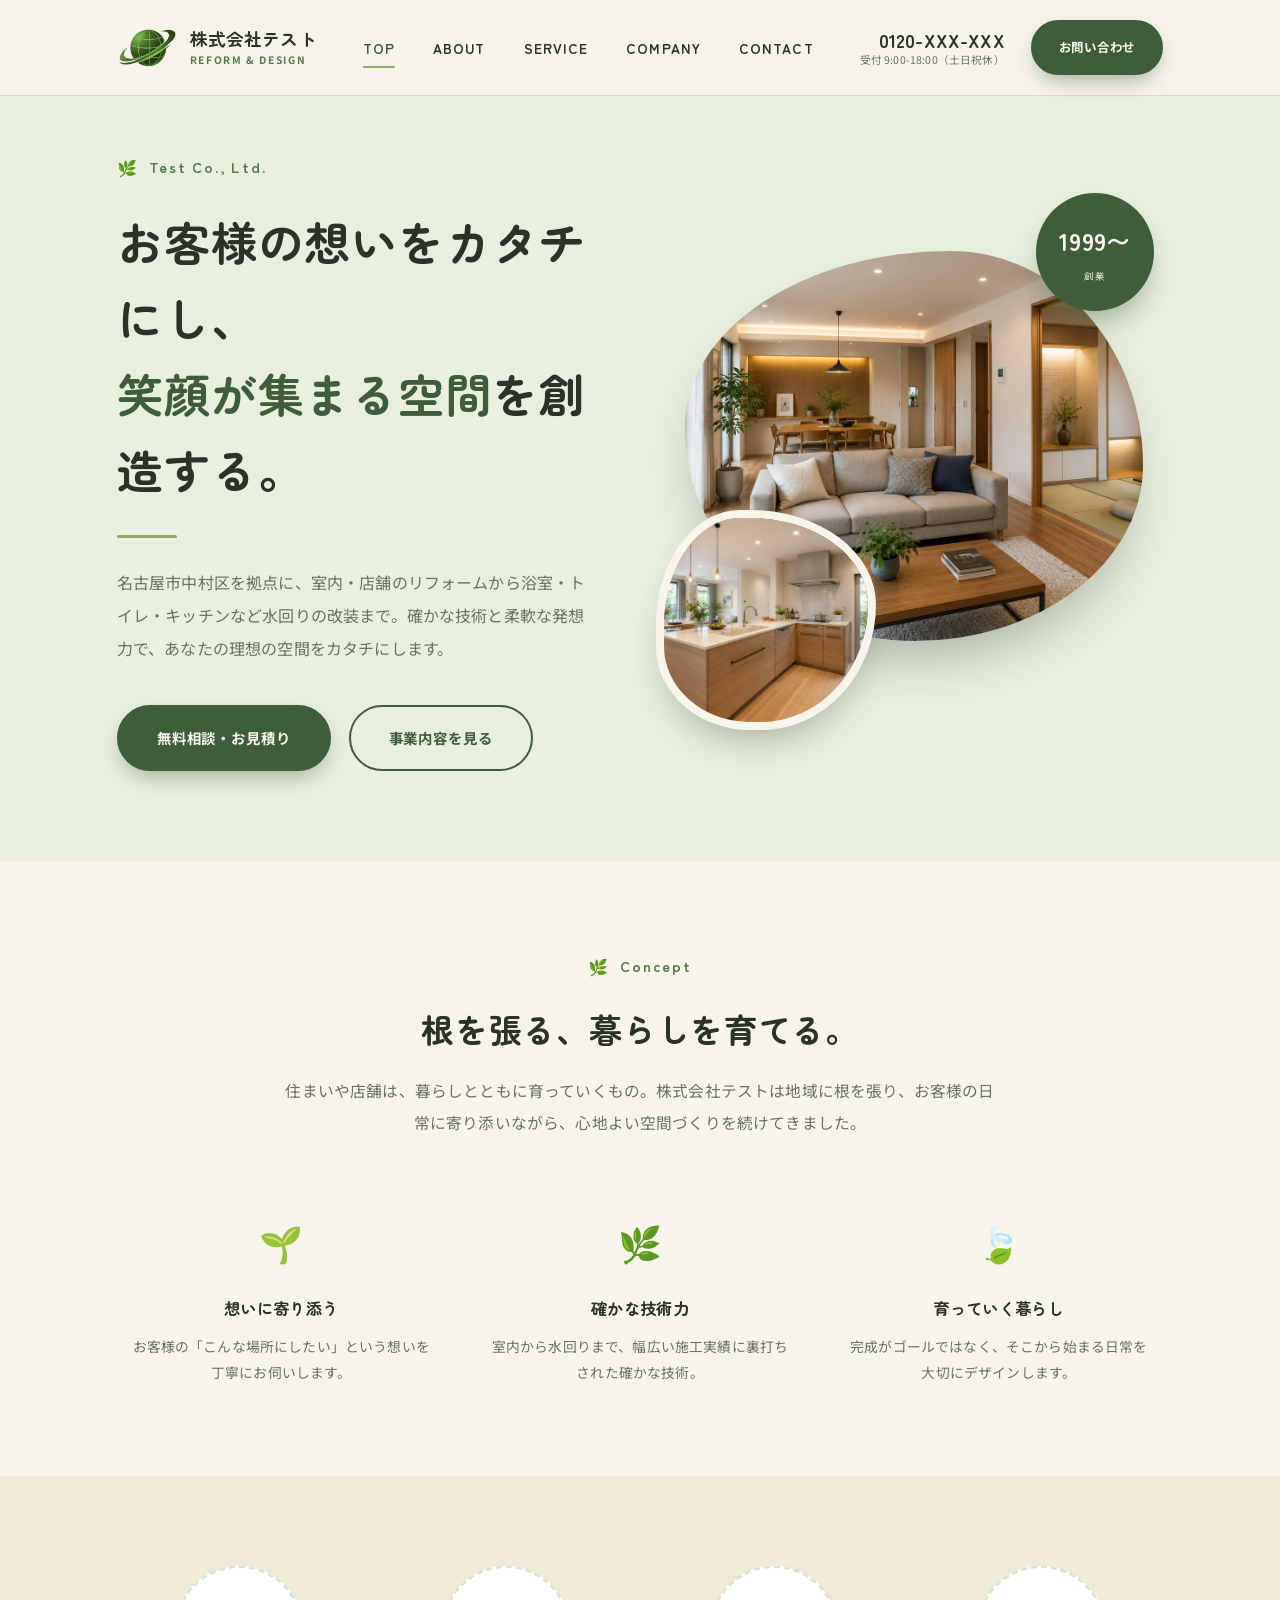
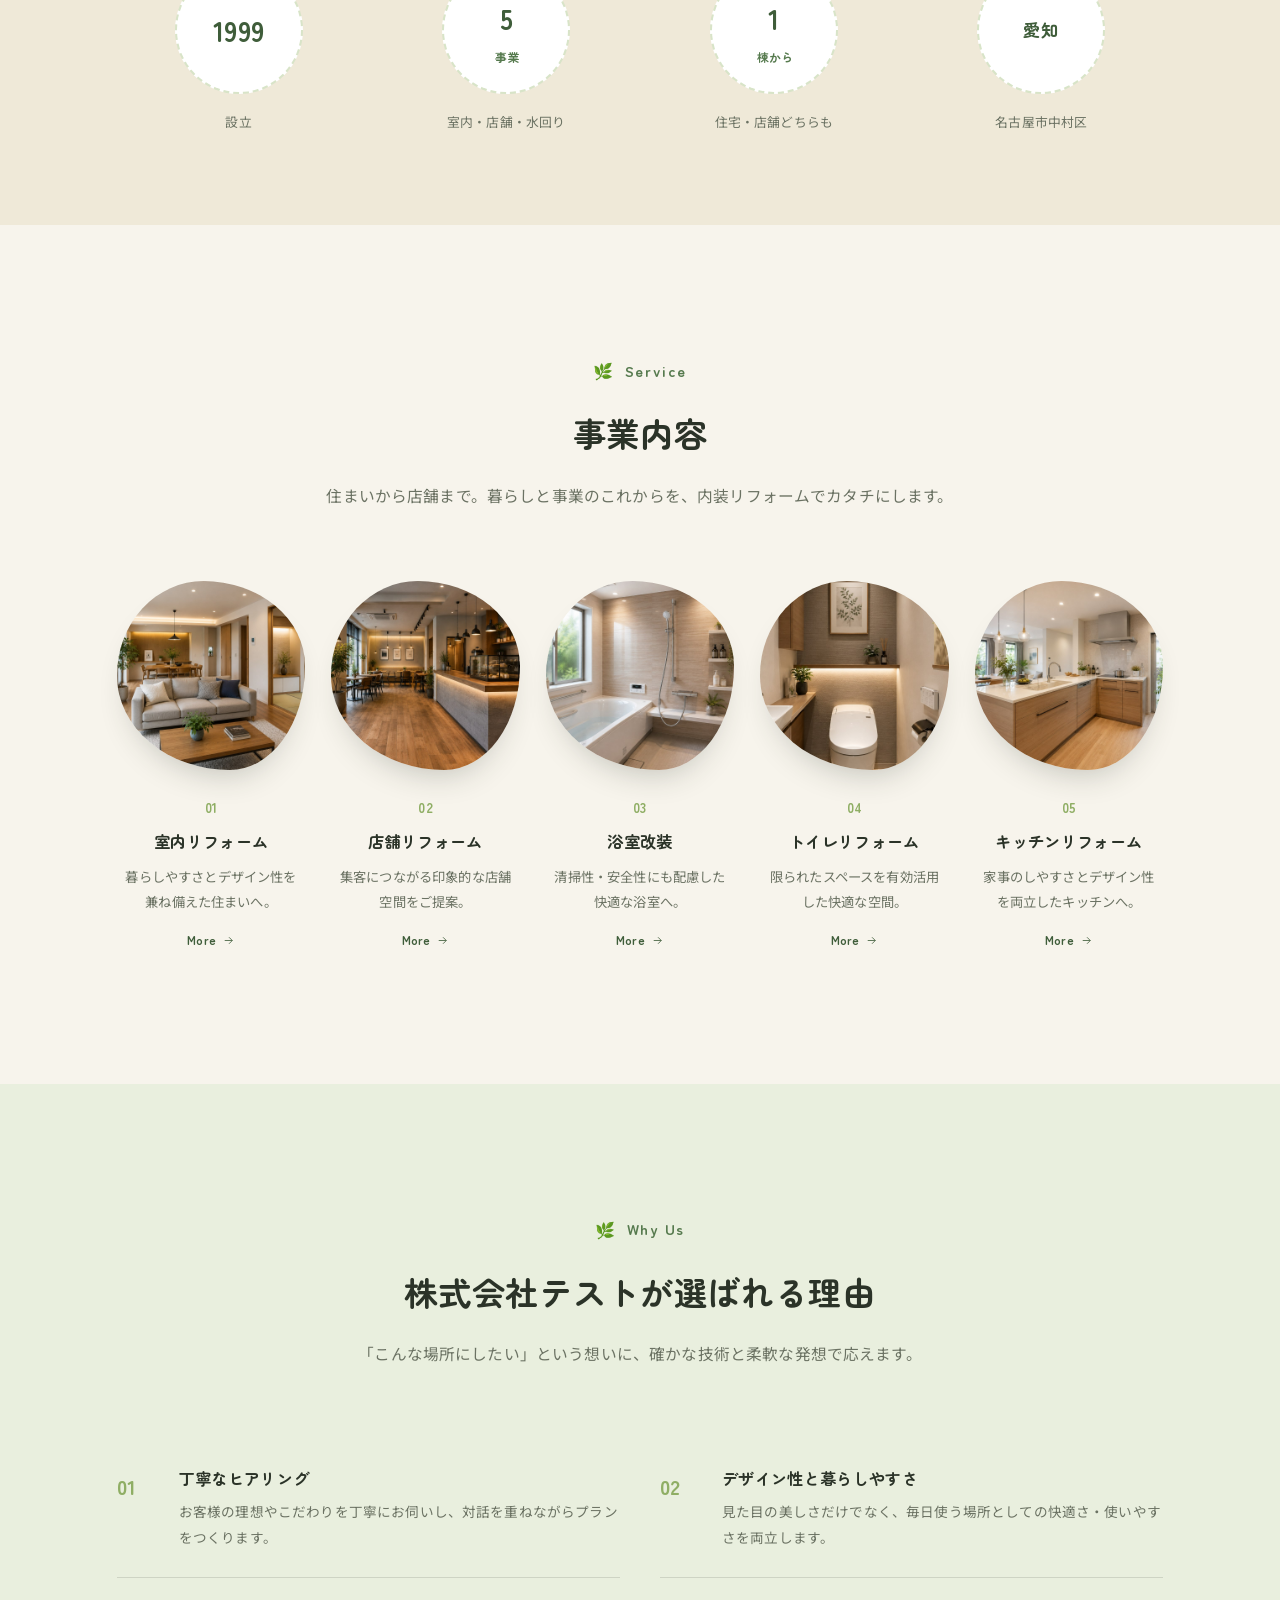
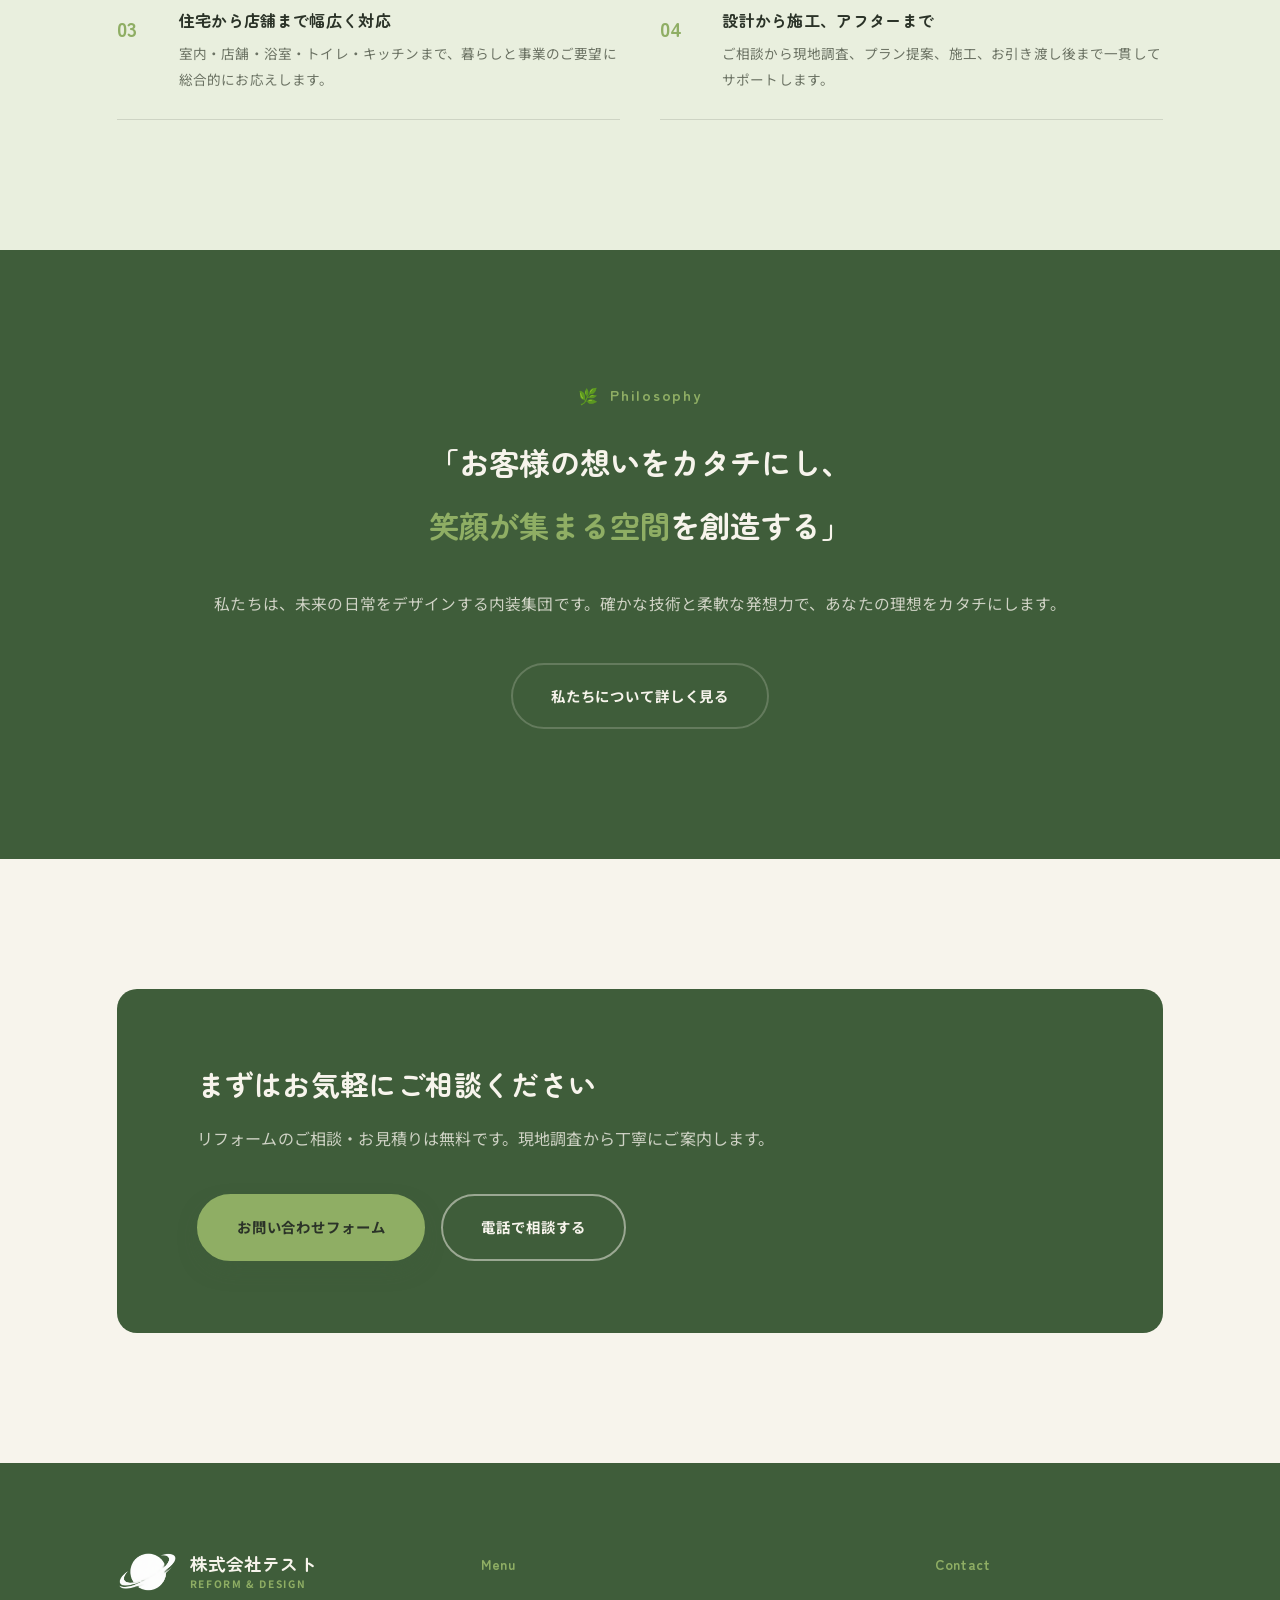
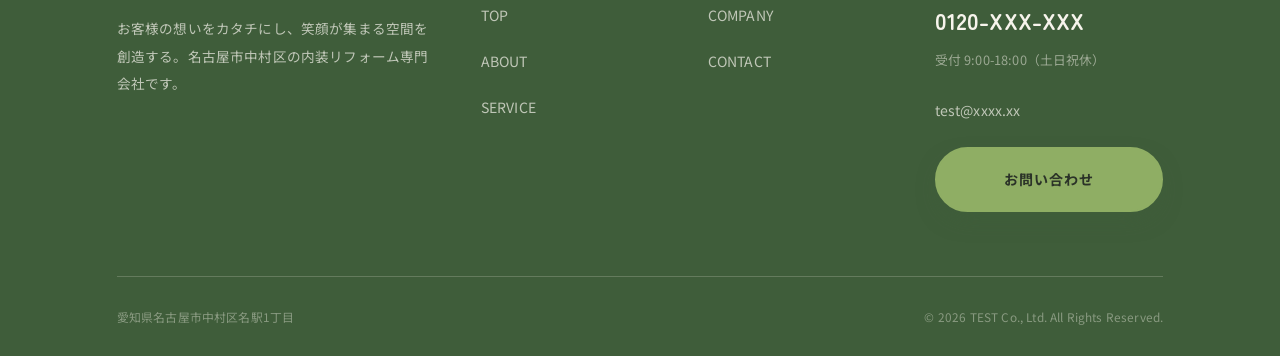
<file: index.html>
<!DOCTYPE html>
<html lang="ja">
<head>
<meta charset="UTF-8">
<meta name="viewport" content="width=device-width, initial-scale=1.0">
<title>株式会社テスト｜名古屋市中村区の室内・店舗リフォーム専門会社</title>
<meta name="description" content="名古屋市中村区の株式会社テストは、室内リフォーム・店舗リフォーム・浴室/トイレ/キッチンなど水回りリフォームを手がける内装のプロ集団です。お客様の想いをカタチにし、笑顔が集まる空間を創造します。">
<link rel="canonical" href="https://www.test-corp.example.jp/">
<meta property="og:type" content="website">
<meta property="og:title" content="株式会社テスト｜名古屋市中村区の室内・店舗リフォーム専門会社">
<meta property="og:description" content="お客様の想いをカタチにし、笑顔が集まる空間を創造する。名古屋市中村区の内装リフォーム専門会社、株式会社テストの公式サイトです。">
<meta property="og:locale" content="ja_JP">
<link rel="icon" href="images/favicon-32.png" sizes="32x32">
<link rel="apple-touch-icon" href="images/apple-touch-icon.png">
<link rel="preconnect" href="https://fonts.googleapis.com">
<link rel="preconnect" href="https://fonts.gstatic.com" crossorigin>
<link href="https://fonts.googleapis.com/css2?family=Zen+Maru+Gothic:wght@500;700;900&family=Noto+Sans+JP:wght@300;400;500;700&display=swap" rel="stylesheet">
<link rel="stylesheet" href="css/style.css">
</head>
<body>

<header class="site-header">
  <div class="container">
    <a href="index.html" class="brand">
      <img src="images/logo-icon-gold.png" alt="株式会社テスト ロゴ">
      <span class="brand-name">株式会社テスト<small>REFORM &amp; DESIGN</small></span>
    </a>
    <nav class="gnav pc-only">
      <ul class="gnav-list">
        <li><a href="index.html" class="is-active">TOP</a></li>
        <li><a href="about.html">ABOUT</a></li>
        <li><a href="service.html">SERVICE</a></li>
        <li><a href="company.html">COMPANY</a></li>
        <li><a href="contact.html">CONTACT</a></li>
      </ul>
    </nav>
    <div class="header-cta pc-only">
      <div class="header-tel">
        <span class="num">0120-XXX-XXX</span>
        <span class="hours">受付 9:00-18:00（土日祝休）</span>
      </div>
      <a href="contact.html" class="btn btn--primary">お問い合わせ</a>
    </div>
    <button class="nav-toggle" aria-label="メニューを開く" aria-expanded="false"><span></span></button>
  </div>
</header>

<div class="mobile-nav">
  <ul class="mobile-nav-list">
    <li><a href="index.html">TOP</a></li>
    <li><a href="about.html">ABOUT</a></li>
    <li><a href="service.html">SERVICE</a></li>
    <li><a href="company.html">COMPANY</a></li>
    <li><a href="contact.html">CONTACT</a></li>
  </ul>
  <div class="mobile-nav-foot">
    <div class="header-tel">
      <span class="num">0120-XXX-XXX</span>
      <span class="hours">受付 9:00-18:00（土日祝休）</span>
    </div>
    <a href="contact.html" class="btn btn--outline">お問い合わせはこちら</a>
  </div>
</div>

<!-- ============ HERO（コラージュ型） ============ -->
<section class="hero">
  <div class="container hero-grid">
    <div>
      <p class="eyebrow reveal">Test Co., Ltd.</p>
      <h1 class="reveal">お客様の想いをカタチにし、<br><span>笑顔が集まる空間</span>を創造する。</h1>
      <div class="hero-rule reveal reveal-delay-1"></div>
      <p class="lead reveal reveal-delay-1">名古屋市中村区を拠点に、室内・店舗のリフォームから浴室・トイレ・キッチンなど水回りの改装まで。確かな技術と柔軟な発想力で、あなたの理想の空間をカタチにします。</p>
      <div class="hero-actions reveal reveal-delay-2">
        <a href="contact.html" class="btn btn--primary">無料相談・お見積り</a>
        <a href="service.html" class="btn btn--outline">事業内容を見る</a>
      </div>
    </div>
    <div class="hero-collage reveal reveal-delay-1">
      <div class="ph-main"><img src="images/photos/photo-room.jpg" alt="株式会社テストが手がけたリビングの施工事例"></div>
      <div class="ph-accent"><img src="images/photos/photo-kitchen.jpg" alt="株式会社テストが手がけたキッチンの施工事例"></div>
      <div class="hero-badge"><strong>1999〜</strong><span>創業</span></div>
    </div>
  </div>
</section>

<!-- ============ CONCEPT 3カラム ============ -->
<section class="section section--sm">
  <div class="container">
    <div class="section-head reveal">
      <p class="eyebrow">Concept</p>
      <h2 class="section-title">根を張る、暮らしを育てる。</h2>
      <p class="section-lead">住まいや店舗は、暮らしとともに育っていくもの。株式会社テストは地域に根を張り、お客様の日常に寄り添いながら、心地よい空間づくりを続けてきました。</p>
    </div>
    <div class="concept-cols">
      <div class="concept-col reveal">
        <div class="ico">🌱</div>
        <h3>想いに寄り添う</h3>
        <p>お客様の「こんな場所にしたい」という想いを丁寧にお伺いします。</p>
      </div>
      <div class="concept-col reveal reveal-delay-1">
        <div class="ico">🌿</div>
        <h3>確かな技術力</h3>
        <p>室内から水回りまで、幅広い施工実績に裏打ちされた確かな技術。</p>
      </div>
      <div class="concept-col reveal reveal-delay-2">
        <div class="ico">🍃</div>
        <h3>育っていく暮らし</h3>
        <p>完成がゴールではなく、そこから始まる日常を大切にデザインします。</p>
      </div>
    </div>
  </div>
</section>

<!-- ============ STATS（円形バッジ） ============ -->
<section class="section section--sm section--cream-deep">
  <div class="container">
    <div class="stat-badges reveal">
      <div class="stat-badge">
        <div class="circle"><span class="num-big">1999</span></div>
        <div class="stat-badge-label">設立</div>
      </div>
      <div class="stat-badge">
        <div class="circle"><span class="num-big">5</span><span class="unit">事業</span></div>
        <div class="stat-badge-label">室内・店舗・水回り</div>
      </div>
      <div class="stat-badge">
        <div class="circle"><span class="num-big">1</span><span class="unit">棟から</span></div>
        <div class="stat-badge-label">住宅・店舗どちらも</div>
      </div>
      <div class="stat-badge">
        <div class="circle" style="font-size:1.1rem;">愛知</div>
        <div class="stat-badge-label">名古屋市中村区</div>
      </div>
    </div>
  </div>
</section>

<!-- ============ SERVICE DIGEST ============ -->
<section class="section" id="service">
  <div class="container">
    <div class="section-head reveal">
      <p class="eyebrow">Service</p>
      <h2 class="section-title">事業内容</h2>
      <p class="section-lead">住まいから店舗まで。暮らしと事業のこれからを、内装リフォームでカタチにします。</p>
    </div>
    <div class="grid grid--5">
      <div class="tile reveal">
        <div class="tile-media"><img src="images/photos/photo-room.jpg" alt="室内リフォームのイメージ"></div>
        <div class="tile-body">
          <div class="tile-num">01</div>
          <h3 class="tile-title">室内リフォーム</h3>
          <p class="tile-text">暮らしやすさとデザイン性を兼ね備えた住まいへ。</p>
          <a href="service.html#room" class="tile-link">More
            <svg viewBox="0 0 24 24" fill="none" stroke="currentColor" stroke-width="1.5"><path d="M5 12h14M13 6l6 6-6 6"/></svg>
          </a>
        </div>
      </div>
      <div class="tile reveal reveal-delay-1">
        <div class="tile-media"><img src="images/photos/photo-shop.jpg" alt="店舗リフォームのイメージ"></div>
        <div class="tile-body">
          <div class="tile-num">02</div>
          <h3 class="tile-title">店舗リフォーム</h3>
          <p class="tile-text">集客につながる印象的な店舗空間をご提案。</p>
          <a href="service.html#shop" class="tile-link">More
            <svg viewBox="0 0 24 24" fill="none" stroke="currentColor" stroke-width="1.5"><path d="M5 12h14M13 6l6 6-6 6"/></svg>
          </a>
        </div>
      </div>
      <div class="tile reveal reveal-delay-2">
        <div class="tile-media"><img src="images/photos/photo-bath.jpg" alt="浴室改装のイメージ"></div>
        <div class="tile-body">
          <div class="tile-num">03</div>
          <h3 class="tile-title">浴室改装</h3>
          <p class="tile-text">清掃性・安全性にも配慮した快適な浴室へ。</p>
          <a href="service.html#bath" class="tile-link">More
            <svg viewBox="0 0 24 24" fill="none" stroke="currentColor" stroke-width="1.5"><path d="M5 12h14M13 6l6 6-6 6"/></svg>
          </a>
        </div>
      </div>
      <div class="tile reveal reveal-delay-3">
        <div class="tile-media"><img src="images/photos/photo-toilet.jpg" alt="トイレリフォームのイメージ"></div>
        <div class="tile-body">
          <div class="tile-num">04</div>
          <h3 class="tile-title">トイレリフォーム</h3>
          <p class="tile-text">限られたスペースを有効活用した快適な空間。</p>
          <a href="service.html#toilet" class="tile-link">More
            <svg viewBox="0 0 24 24" fill="none" stroke="currentColor" stroke-width="1.5"><path d="M5 12h14M13 6l6 6-6 6"/></svg>
          </a>
        </div>
      </div>
      <div class="tile reveal reveal-delay-4">
        <div class="tile-media"><img src="images/photos/photo-kitchen.jpg" alt="キッチンリフォームのイメージ"></div>
        <div class="tile-body">
          <div class="tile-num">05</div>
          <h3 class="tile-title">キッチンリフォーム</h3>
          <p class="tile-text">家事のしやすさとデザイン性を両立したキッチンへ。</p>
          <a href="service.html#kitchen" class="tile-link">More
            <svg viewBox="0 0 24 24" fill="none" stroke="currentColor" stroke-width="1.5"><path d="M5 12h14M13 6l6 6-6 6"/></svg>
          </a>
        </div>
      </div>
    </div>
  </div>
</section>

<!-- ============ WHY CHOOSE US（チェックリスト） ============ -->
<section class="section section--sage">
  <div class="container">
    <div class="section-head reveal">
      <p class="eyebrow">Why Us</p>
      <h2 class="section-title">株式会社テストが選ばれる理由</h2>
      <p class="section-lead">「こんな場所にしたい」という想いに、確かな技術と柔軟な発想で応えます。</p>
    </div>
    <div class="checklist">
      <div class="checklist-item reveal">
        <div class="num">01</div>
        <div>
          <h3>丁寧なヒアリング</h3>
          <p>お客様の理想やこだわりを丁寧にお伺いし、対話を重ねながらプランをつくります。</p>
        </div>
      </div>
      <div class="checklist-item reveal reveal-delay-1">
        <div class="num">02</div>
        <div>
          <h3>デザイン性と暮らしやすさ</h3>
          <p>見た目の美しさだけでなく、毎日使う場所としての快適さ・使いやすさを両立します。</p>
        </div>
      </div>
      <div class="checklist-item reveal reveal-delay-2">
        <div class="num">03</div>
        <div>
          <h3>住宅から店舗まで幅広く対応</h3>
          <p>室内・店舗・浴室・トイレ・キッチンまで、暮らしと事業のご要望に総合的にお応えします。</p>
        </div>
      </div>
      <div class="checklist-item reveal reveal-delay-3">
        <div class="num">04</div>
        <div>
          <h3>設計から施工、アフターまで</h3>
          <p>ご相談から現地調査、プラン提案、施工、お引き渡し後まで一貫してサポートします。</p>
        </div>
      </div>
    </div>
  </div>
</section>

<!-- ============ PHILOSOPHY ============ -->
<section class="section section--ink">
  <div class="container">
    <div class="philosophy reveal">
      <p class="eyebrow" style="justify-content:center;">Philosophy</p>
      <p class="philosophy-quote">「お客様の想いをカタチにし、<br><span>笑顔が集まる空間</span>を創造する」</p>
      <p class="section-lead" style="margin-top:32px;">私たちは、未来の日常をデザインする内装集団です。確かな技術と柔軟な発想力で、あなたの理想をカタチにします。</p>
      <div style="margin-top:44px;">
        <a href="about.html" class="btn btn--outline">私たちについて詳しく見る</a>
      </div>
    </div>
  </div>
</section>

<!-- ============ CTA ============ -->
<section class="section">
  <div class="container">
    <div class="cta-band reveal">
      <div>
        <h2>まずはお気軽にご相談ください</h2>
        <p>リフォームのご相談・お見積りは無料です。現地調査から丁寧にご案内します。</p>
      </div>
      <div class="cta-band-actions">
        <a href="contact.html" class="btn btn--primary">お問い合わせフォーム</a>
        <a href="tel:0120XXXXXX" class="btn btn--outline">電話で相談する</a>
      </div>
    </div>
  </div>
</section>

<footer class="site-footer">
  <div class="container">
    <div class="footer-top">
      <div class="footer-brand">
        <a href="index.html" class="brand">
          <img src="images/logo-icon-cream.png" alt="株式会社テスト ロゴ">
          <span class="brand-name">株式会社テスト<small>REFORM &amp; DESIGN</small></span>
        </a>
        <p>お客様の想いをカタチにし、笑顔が集まる空間を創造する。名古屋市中村区の内装リフォーム専門会社です。</p>
      </div>
      <div class="footer-col">
        <h4>Menu</h4>
        <ul>
          <li><a href="index.html">TOP</a></li>
          <li><a href="about.html">ABOUT</a></li>
          <li><a href="service.html">SERVICE</a></li>
        </ul>
      </div>
      <div class="footer-col">
        <h4>&nbsp;</h4>
        <ul>
          <li><a href="company.html">COMPANY</a></li>
          <li><a href="contact.html">CONTACT</a></li>
        </ul>
      </div>
      <div class="footer-col footer-contact">
        <h4>Contact</h4>
        <a href="tel:0120XXXXXX" class="contact-tel">0120-XXX-XXX</a>
        <p class="hours">受付 9:00-18:00（土日祝休）</p>
        <p style="margin:12px 0 22px; font-size:0.85rem;"><a href="mailto:test@xxxx.xx">test@xxxx.xx</a></p>
        <a href="contact.html" class="btn btn--primary btn--block">お問い合わせ</a>
      </div>
    </div>
    <div class="footer-bottom">
      <span>愛知県名古屋市中村区名駅1丁目</span>
      <span>&copy; 2026 TEST Co., Ltd. All Rights Reserved.</span>
    </div>
  </div>
</footer>

<div class="mobile-fab">
  <a href="tel:0120XXXXXX">
    <svg viewBox="0 0 24 24" fill="none" stroke="currentColor" stroke-width="1.5"><path d="M22 16.92v3a2 2 0 0 1-2.18 2 19.79 19.79 0 0 1-8.63-3.07 19.5 19.5 0 0 1-6-6 19.79 19.79 0 0 1-3.07-8.67A2 2 0 0 1 4.11 2h3a2 2 0 0 1 2 1.72c.127.96.361 1.903.7 2.81a2 2 0 0 1-.45 2.11L8.09 9.91a16 16 0 0 0 6 6l1.27-1.27a2 2 0 0 1 2.11-.45c.907.339 1.85.573 2.81.7A2 2 0 0 1 22 16.92z"/></svg>
    電話
  </a>
  <a href="contact.html">
    <svg viewBox="0 0 24 24" fill="none" stroke="currentColor" stroke-width="1.5"><path d="M22 6l-10 7L2 6"/><path d="M2 6h20v12H2z"/></svg>
    お問い合わせ
  </a>
</div>

<script src="js/main.js"></script>
</body>
</html>
</file>
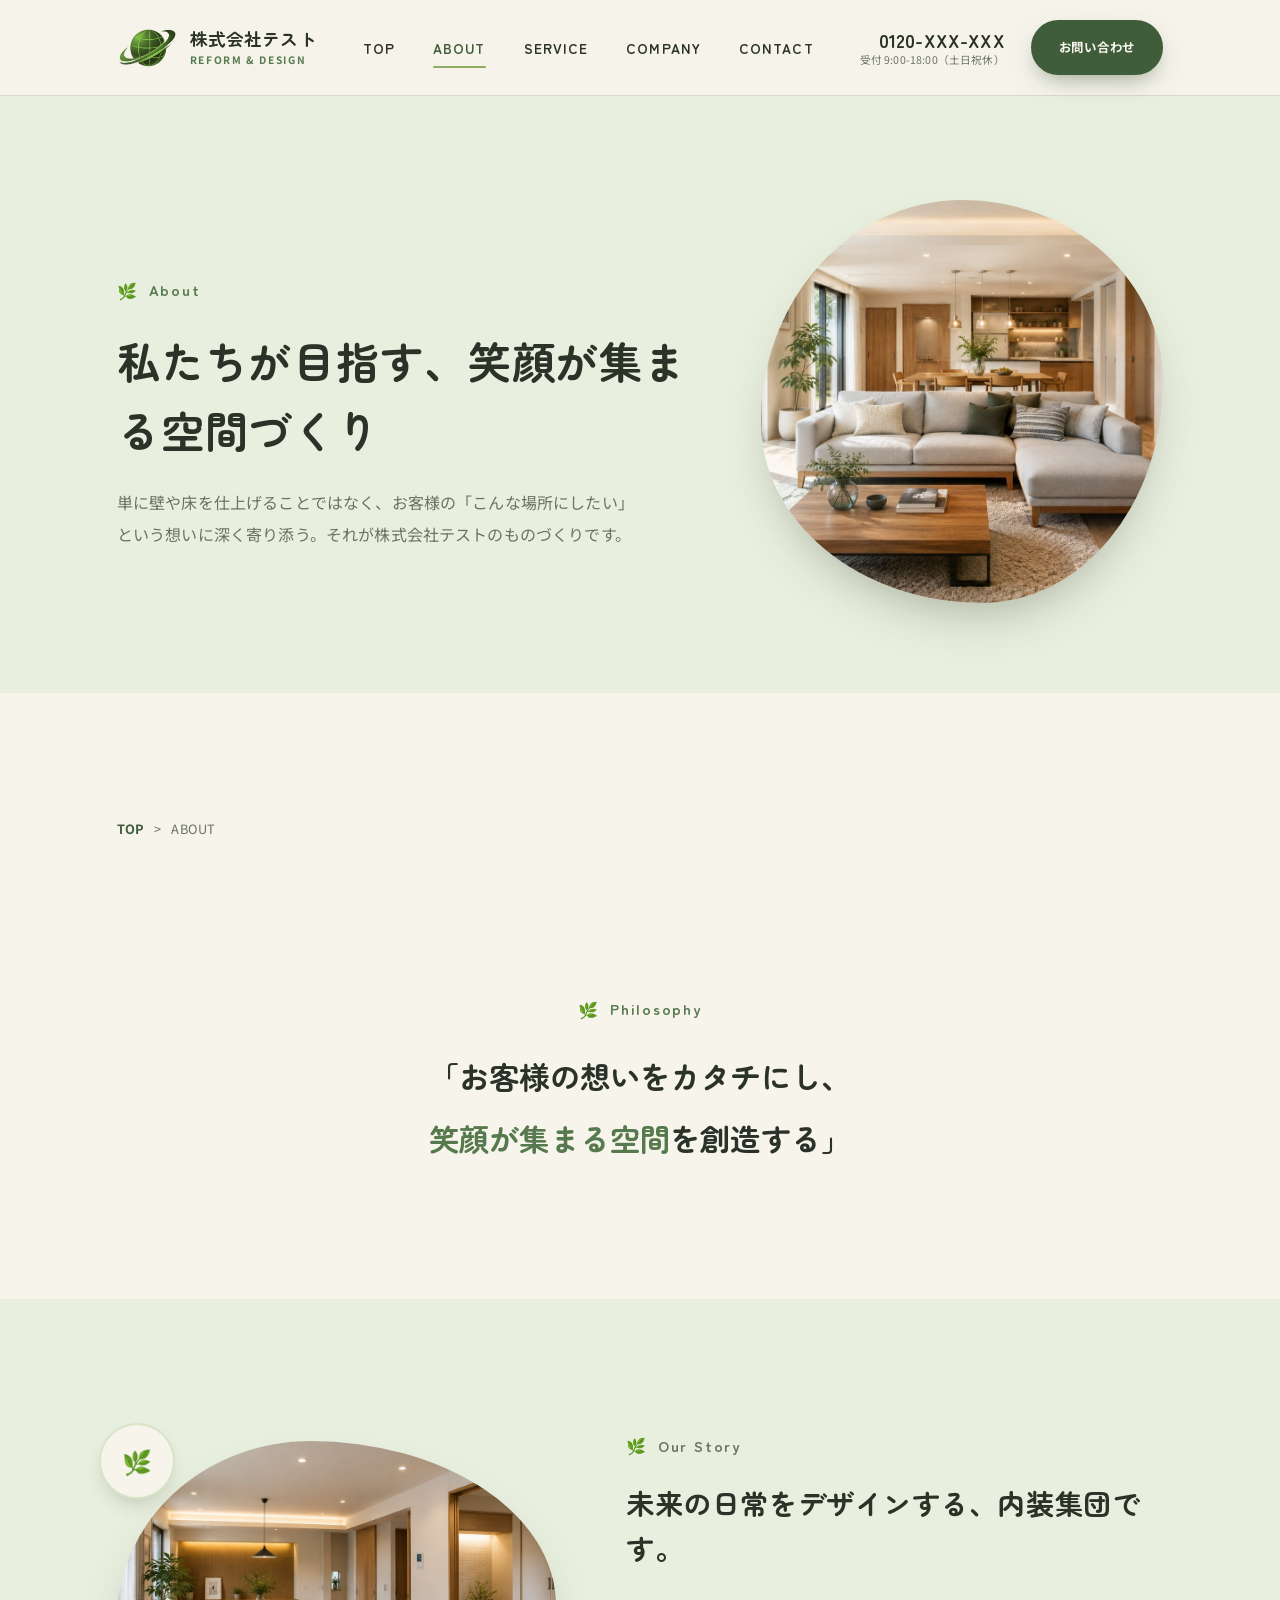
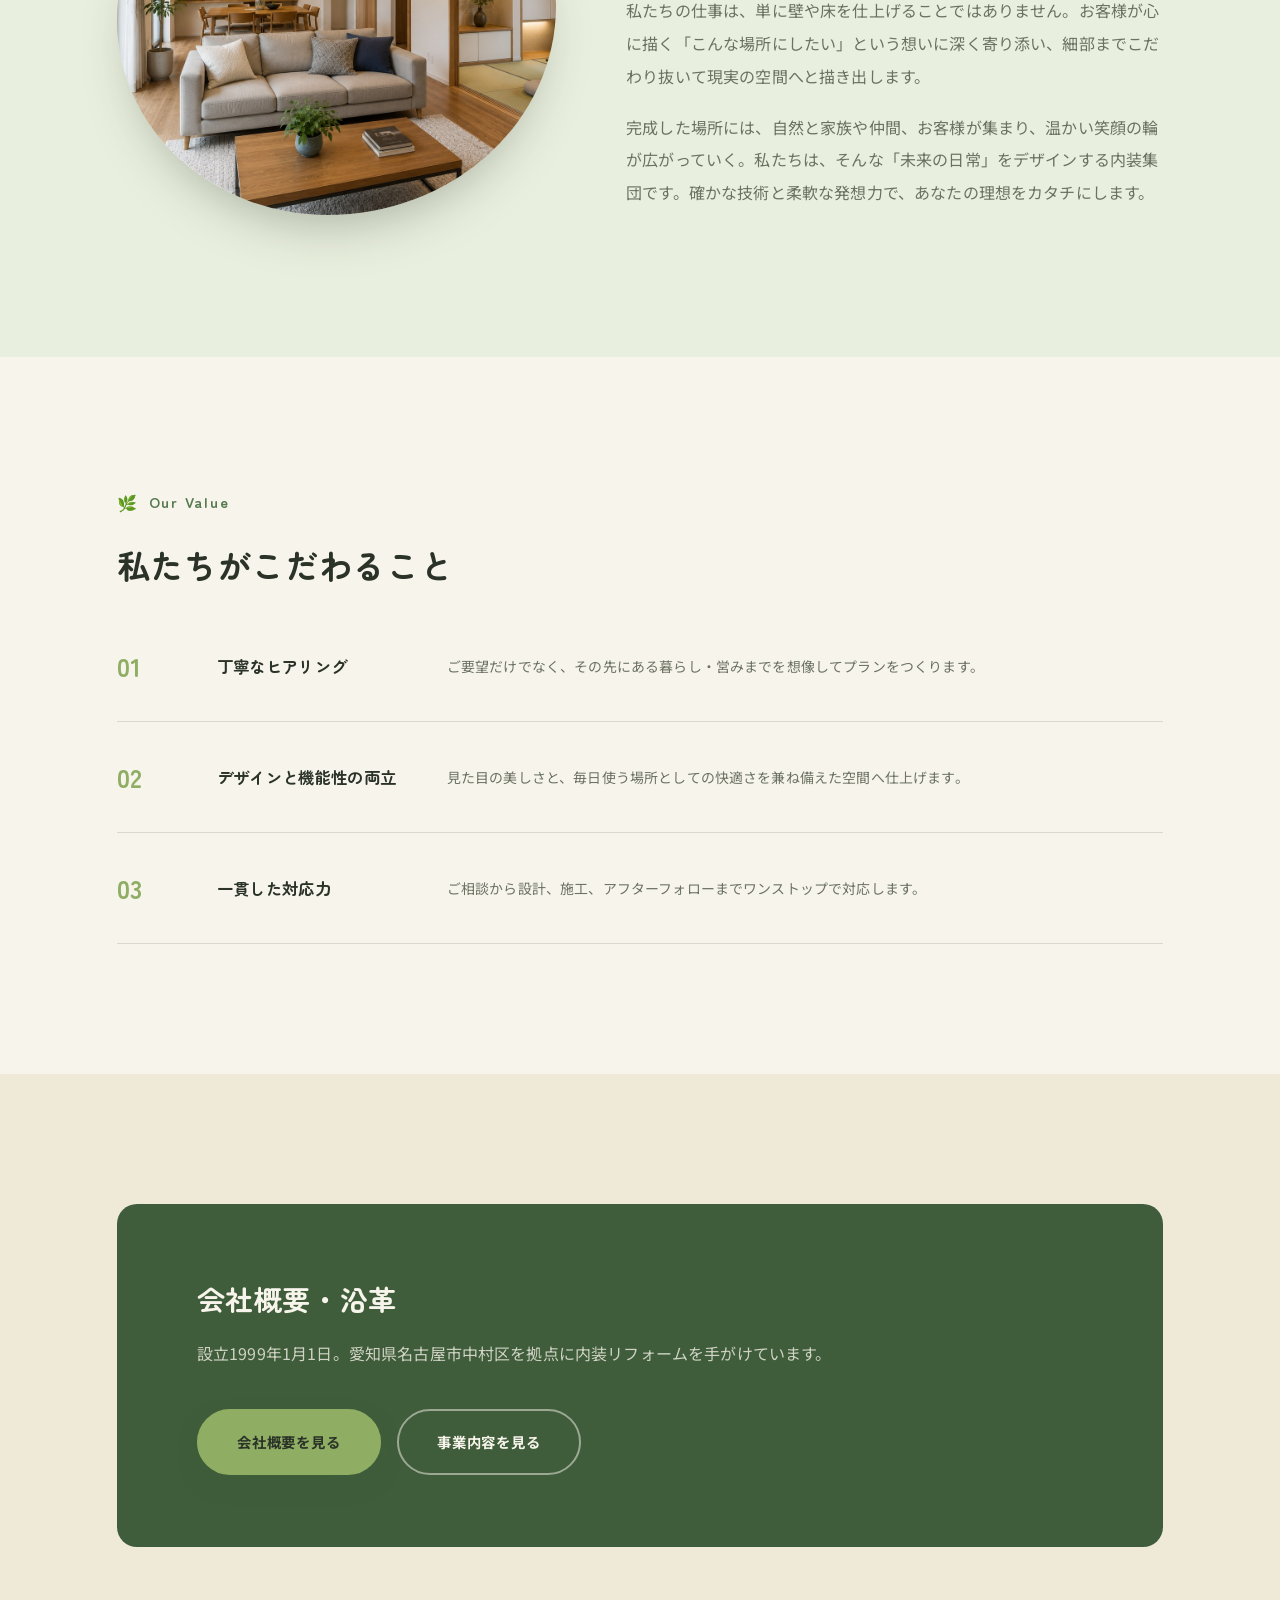
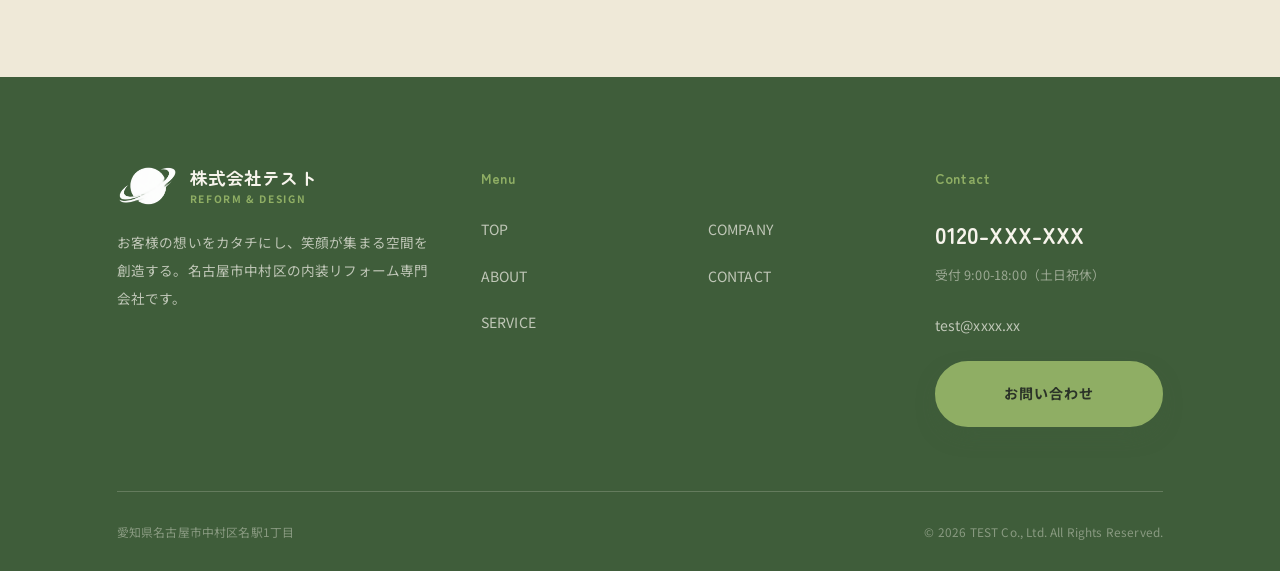
<file: about.html>
<!DOCTYPE html>
<html lang="ja">
<head>
<meta charset="UTF-8">
<meta name="viewport" content="width=device-width, initial-scale=1.0">
<title>会社について｜株式会社テストの経営理念とものづくりへの想い</title>
<meta name="description" content="「お客様の想いをカタチにし、笑顔が集まる空間を創造する」を経営理念に掲げる株式会社テスト。私たちが大切にしている考え方と、内装リフォームにかける想いをご紹介します。">
<link rel="canonical" href="https://www.test-corp.example.jp/about.html">
<meta property="og:type" content="website">
<meta property="og:title" content="会社について｜株式会社テストの経営理念とものづくりへの想い">
<meta property="og:description" content="お客様の想いをカタチにし、笑顔が集まる空間を創造する。株式会社テストが大切にしている考え方をご紹介します。">
<meta property="og:locale" content="ja_JP">
<link rel="icon" href="images/favicon-32.png" sizes="32x32">
<link rel="apple-touch-icon" href="images/apple-touch-icon.png">
<link rel="preconnect" href="https://fonts.googleapis.com">
<link rel="preconnect" href="https://fonts.gstatic.com" crossorigin>
<link href="https://fonts.googleapis.com/css2?family=Zen+Maru+Gothic:wght@500;700;900&family=Noto+Sans+JP:wght@300;400;500;700&display=swap" rel="stylesheet">
<link rel="stylesheet" href="css/style.css">
</head>
<body>

<header class="site-header">
  <div class="container">
    <a href="index.html" class="brand">
      <img src="images/logo-icon-gold.png" alt="株式会社テスト ロゴ">
      <span class="brand-name">株式会社テスト<small>REFORM &amp; DESIGN</small></span>
    </a>
    <nav class="gnav pc-only">
      <ul class="gnav-list">
        <li><a href="index.html">TOP</a></li>
        <li><a href="about.html" class="is-active">ABOUT</a></li>
        <li><a href="service.html">SERVICE</a></li>
        <li><a href="company.html">COMPANY</a></li>
        <li><a href="contact.html">CONTACT</a></li>
      </ul>
    </nav>
    <div class="header-cta pc-only">
      <div class="header-tel">
        <span class="num">0120-XXX-XXX</span>
        <span class="hours">受付 9:00-18:00（土日祝休）</span>
      </div>
      <a href="contact.html" class="btn btn--primary">お問い合わせ</a>
    </div>
    <button class="nav-toggle" aria-label="メニューを開く" aria-expanded="false"><span></span></button>
  </div>
</header>

<div class="mobile-nav">
  <ul class="mobile-nav-list">
    <li><a href="index.html">TOP</a></li>
    <li><a href="about.html">ABOUT</a></li>
    <li><a href="service.html">SERVICE</a></li>
    <li><a href="company.html">COMPANY</a></li>
    <li><a href="contact.html">CONTACT</a></li>
  </ul>
  <div class="mobile-nav-foot">
    <div class="header-tel">
      <span class="num">0120-XXX-XXX</span>
      <span class="hours">受付 9:00-18:00（土日祝休）</span>
    </div>
    <a href="contact.html" class="btn btn--outline">お問い合わせはこちら</a>
  </div>
</div>

<!-- ============ PAGE HERO（円形フォト付き） ============ -->
<section class="page-hero">
  <div class="container page-hero-grid">
    <div class="page-hero-inner">
      <p class="eyebrow">About</p>
      <h1>私たちが目指す、<br class="sp-only">笑顔が集まる空間づくり</h1>
      <p>単に壁や床を仕上げることではなく、お客様の「こんな場所にしたい」という想いに深く寄り添う。それが株式会社テストのものづくりです。</p>
    </div>
    <div class="page-hero-photo reveal">
      <img src="images/photos/photo-about.jpg" alt="株式会社テストが手がけたリビングの施工事例">
    </div>
  </div>
</section>
<nav class="breadcrumb">
  <div class="container">
    <a href="index.html">TOP</a><span>&gt;</span>ABOUT
  </div>
</nav>

<!-- ============ PHILOSOPHY ============ -->
<section class="section">
  <div class="container">
    <div class="philosophy reveal">
      <p class="eyebrow" style="justify-content:center;">Philosophy</p>
      <p class="philosophy-quote">「お客様の想いをカタチにし、<br><span>笑顔が集まる空間</span>を創造する」</p>
    </div>
  </div>
</section>

<!-- ============ OUR STORY（Pointブロック） ============ -->
<section class="section section--sage">
  <div class="container">
    <div class="point-block reveal">
      <div class="point-media">
        <img src="images/photos/photo-room.jpg" alt="株式会社テストのものづくりへの想い">
        <div class="point-num-badge">🌿</div>
      </div>
      <div class="point-text">
        <p class="eyebrow">Our Story</p>
        <h2>未来の日常をデザインする、内装集団です。</h2>
        <p>私たちの仕事は、単に壁や床を仕上げることではありません。お客様が心に描く「こんな場所にしたい」という想いに深く寄り添い、細部までこだわり抜いて現実の空間へと描き出します。</p>
        <p>完成した場所には、自然と家族や仲間、お客様が集まり、温かい笑顔の輪が広がっていく。私たちは、そんな「未来の日常」をデザインする内装集団です。確かな技術と柔軟な発想力で、あなたの理想をカタチにします。</p>
      </div>
    </div>
  </div>
</section>

<!-- ============ 私たちがこだわること（横並びリスト） ============ -->
<section class="section">
  <div class="container">
    <div class="section-head is-left reveal" style="margin-bottom:20px;">
      <p class="eyebrow">Our Value</p>
      <h2 class="section-title">私たちがこだわること</h2>
    </div>
    <div class="value-rows">
      <div class="value-row reveal">
        <div class="vnum">01</div>
        <h3>丁寧なヒアリング</h3>
        <p>ご要望だけでなく、その先にある暮らし・営みまでを想像してプランをつくります。</p>
      </div>
      <div class="value-row reveal reveal-delay-1">
        <div class="vnum">02</div>
        <h3>デザインと機能性の両立</h3>
        <p>見た目の美しさと、毎日使う場所としての快適さを兼ね備えた空間へ仕上げます。</p>
      </div>
      <div class="value-row reveal reveal-delay-2">
        <div class="vnum">03</div>
        <h3>一貫した対応力</h3>
        <p>ご相談から設計、施工、アフターフォローまでワンストップで対応します。</p>
      </div>
    </div>
  </div>
</section>

<!-- ============ 会社概要抜粋 ============ -->
<section class="section section--cream-deep">
  <div class="container">
    <div class="cta-band reveal">
      <div>
        <h2>会社概要・沿革</h2>
        <p>設立1999年1月1日。愛知県名古屋市中村区を拠点に内装リフォームを手がけています。</p>
      </div>
      <div class="cta-band-actions">
        <a href="company.html" class="btn btn--primary">会社概要を見る</a>
        <a href="service.html" class="btn btn--outline">事業内容を見る</a>
      </div>
    </div>
  </div>
</section>

<footer class="site-footer">
  <div class="container">
    <div class="footer-top">
      <div class="footer-brand">
        <a href="index.html" class="brand">
          <img src="images/logo-icon-cream.png" alt="株式会社テスト ロゴ">
          <span class="brand-name">株式会社テスト<small>REFORM &amp; DESIGN</small></span>
        </a>
        <p>お客様の想いをカタチにし、笑顔が集まる空間を創造する。名古屋市中村区の内装リフォーム専門会社です。</p>
      </div>
      <div class="footer-col">
        <h4>Menu</h4>
        <ul>
          <li><a href="index.html">TOP</a></li>
          <li><a href="about.html">ABOUT</a></li>
          <li><a href="service.html">SERVICE</a></li>
        </ul>
      </div>
      <div class="footer-col">
        <h4>&nbsp;</h4>
        <ul>
          <li><a href="company.html">COMPANY</a></li>
          <li><a href="contact.html">CONTACT</a></li>
        </ul>
      </div>
      <div class="footer-col footer-contact">
        <h4>Contact</h4>
        <a href="tel:0120XXXXXX" class="contact-tel">0120-XXX-XXX</a>
        <p class="hours">受付 9:00-18:00（土日祝休）</p>
        <p style="margin:12px 0 22px; font-size:0.85rem;"><a href="mailto:test@xxxx.xx">test@xxxx.xx</a></p>
        <a href="contact.html" class="btn btn--primary btn--block">お問い合わせ</a>
      </div>
    </div>
    <div class="footer-bottom">
      <span>愛知県名古屋市中村区名駅1丁目</span>
      <span>&copy; 2026 TEST Co., Ltd. All Rights Reserved.</span>
    </div>
  </div>
</footer>

<div class="mobile-fab">
  <a href="tel:0120XXXXXX">
    <svg viewBox="0 0 24 24" fill="none" stroke="currentColor" stroke-width="1.5"><path d="M22 16.92v3a2 2 0 0 1-2.18 2 19.79 19.79 0 0 1-8.63-3.07 19.5 19.5 0 0 1-6-6 19.79 19.79 0 0 1-3.07-8.67A2 2 0 0 1 4.11 2h3a2 2 0 0 1 2 1.72c.127.96.361 1.903.7 2.81a2 2 0 0 1-.45 2.11L8.09 9.91a16 16 0 0 0 6 6l1.27-1.27a2 2 0 0 1 2.11-.45c.907.339 1.85.573 2.81.7A2 2 0 0 1 22 16.92z"/></svg>
    電話
  </a>
  <a href="contact.html">
    <svg viewBox="0 0 24 24" fill="none" stroke="currentColor" stroke-width="1.5"><path d="M22 6l-10 7L2 6"/><path d="M2 6h20v12H2z"/></svg>
    お問い合わせ
  </a>
</div>

<script src="js/main.js"></script>
</body>
</html>
</file>
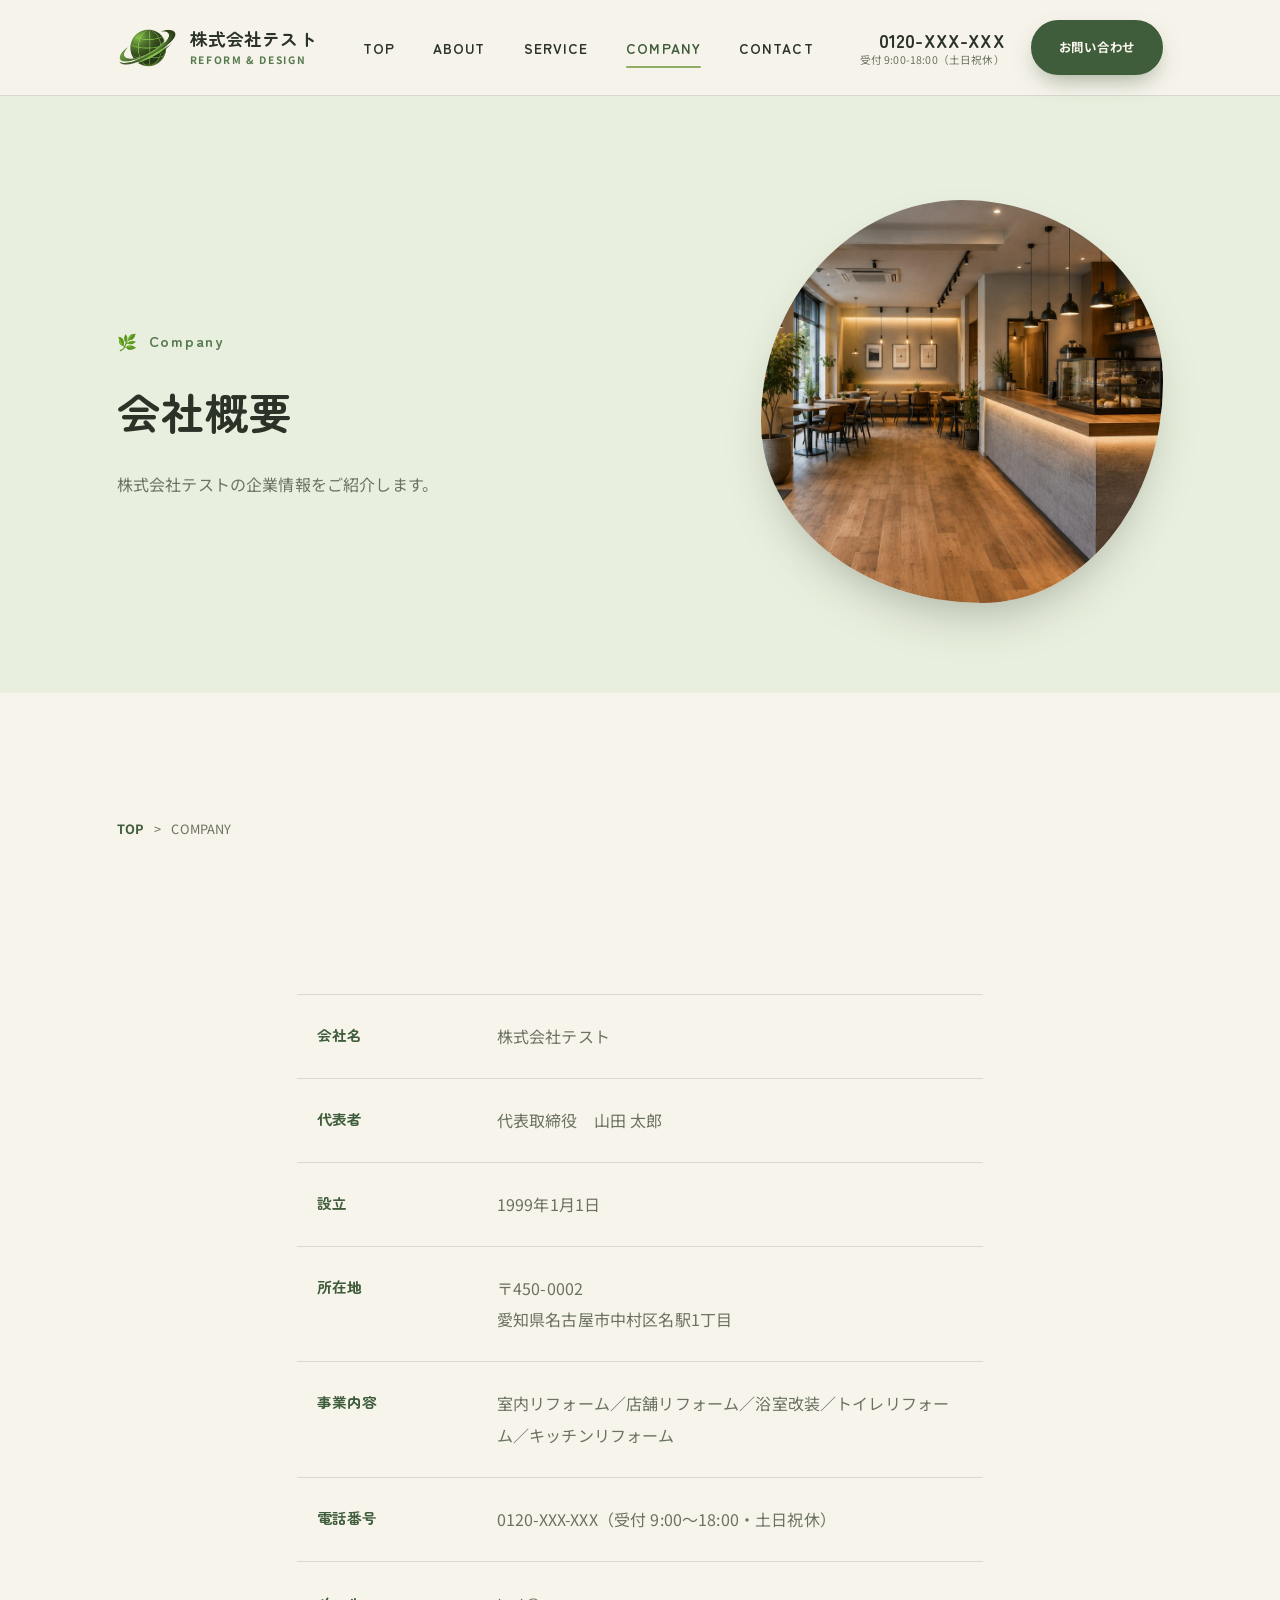
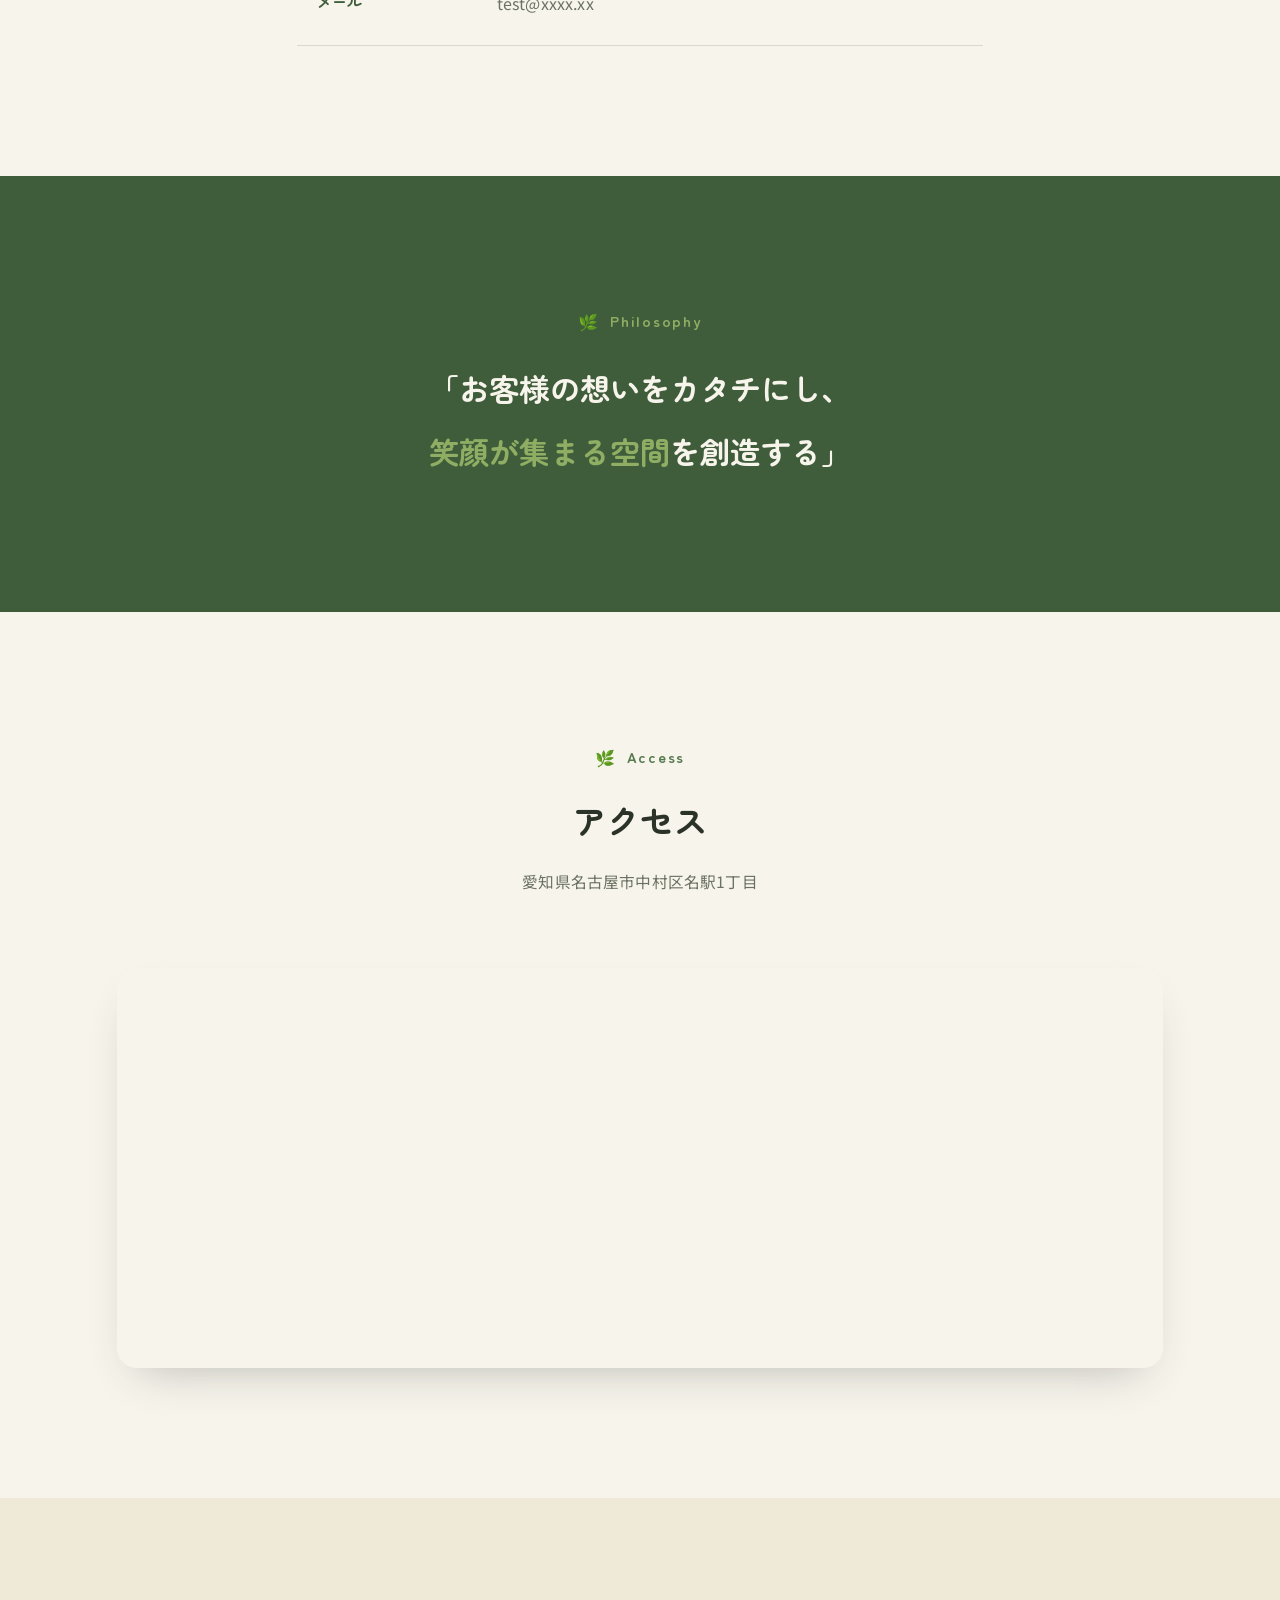
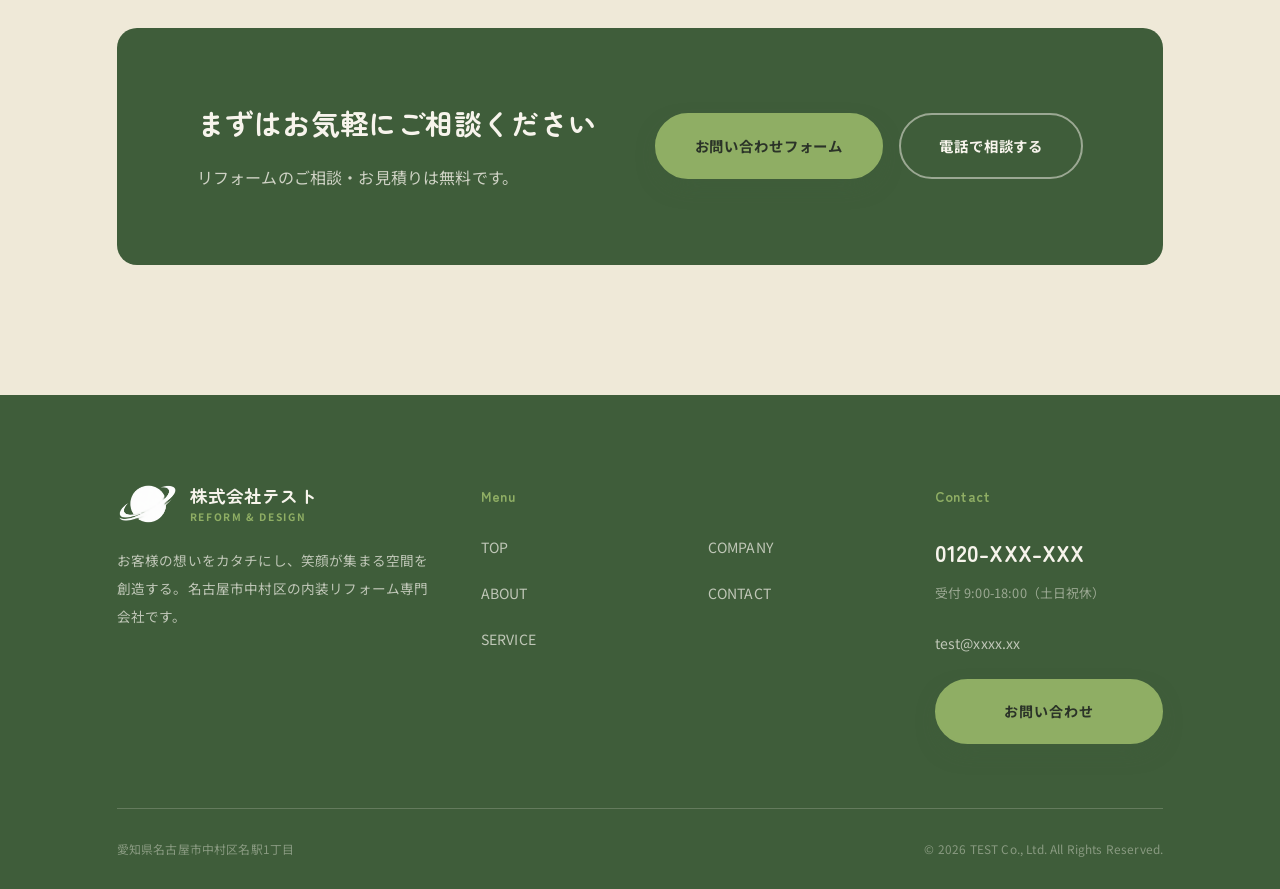
<file: company.html>
<!DOCTYPE html>
<html lang="ja">
<head>
<meta charset="UTF-8">
<meta name="viewport" content="width=device-width, initial-scale=1.0">
<title>会社概要｜株式会社テスト</title>
<meta name="description" content="株式会社テストの会社概要ページです。会社名・代表者・所在地・事業内容など、企業情報をご確認いただけます。">
<link rel="canonical" href="https://www.test-corp.example.jp/company.html">
<meta property="og:type" content="website">
<meta property="og:title" content="会社概要｜株式会社テスト">
<meta property="og:description" content="株式会社テストの会社概要。会社名・代表者・所在地・事業内容など企業情報をご確認いただけます。">
<meta property="og:locale" content="ja_JP">
<link rel="icon" href="images/favicon-32.png" sizes="32x32">
<link rel="apple-touch-icon" href="images/apple-touch-icon.png">
<link rel="preconnect" href="https://fonts.googleapis.com">
<link rel="preconnect" href="https://fonts.gstatic.com" crossorigin>
<link href="https://fonts.googleapis.com/css2?family=Zen+Maru+Gothic:wght@500;700;900&family=Noto+Sans+JP:wght@300;400;500;700&display=swap" rel="stylesheet">
<link rel="stylesheet" href="css/style.css">
</head>
<body>

<header class="site-header">
  <div class="container">
    <a href="index.html" class="brand">
      <img src="images/logo-icon-gold.png" alt="株式会社テスト ロゴ">
      <span class="brand-name">株式会社テスト<small>REFORM &amp; DESIGN</small></span>
    </a>
    <nav class="gnav pc-only">
      <ul class="gnav-list">
        <li><a href="index.html">TOP</a></li>
        <li><a href="about.html">ABOUT</a></li>
        <li><a href="service.html">SERVICE</a></li>
        <li><a href="company.html" class="is-active">COMPANY</a></li>
        <li><a href="contact.html">CONTACT</a></li>
      </ul>
    </nav>
    <div class="header-cta pc-only">
      <div class="header-tel">
        <span class="num">0120-XXX-XXX</span>
        <span class="hours">受付 9:00-18:00（土日祝休）</span>
      </div>
      <a href="contact.html" class="btn btn--primary">お問い合わせ</a>
    </div>
    <button class="nav-toggle" aria-label="メニューを開く" aria-expanded="false"><span></span></button>
  </div>
</header>

<div class="mobile-nav">
  <ul class="mobile-nav-list">
    <li><a href="index.html">TOP</a></li>
    <li><a href="about.html">ABOUT</a></li>
    <li><a href="service.html">SERVICE</a></li>
    <li><a href="company.html">COMPANY</a></li>
    <li><a href="contact.html">CONTACT</a></li>
  </ul>
  <div class="mobile-nav-foot">
    <div class="header-tel">
      <span class="num">0120-XXX-XXX</span>
      <span class="hours">受付 9:00-18:00（土日祝休）</span>
    </div>
    <a href="contact.html" class="btn btn--outline">お問い合わせはこちら</a>
  </div>
</div>

<!-- ============ PAGE HERO ============ -->
<section class="page-hero">
  <div class="container page-hero-grid">
    <div class="page-hero-inner">
      <p class="eyebrow">Company</p>
      <h1>会社概要</h1>
      <p>株式会社テストの企業情報をご紹介します。</p>
    </div>
    <div class="page-hero-photo reveal">
      <img src="images/photos/photo-shop.jpg" alt="株式会社テストが手がけた店舗の施工事例">
    </div>
  </div>
</section>
<nav class="breadcrumb">
  <div class="container">
    <a href="index.html">TOP</a><span>&gt;</span>COMPANY
  </div>
</nav>

<!-- ============ 会社概要テーブル ============ -->
<section class="section">
  <div class="container" style="max-width:840px;">
    <table class="info-table">
      <tr><th>会社名</th><td>株式会社テスト</td></tr>
      <tr><th>代表者</th><td>代表取締役　山田 太郎</td></tr>
      <tr><th>設立</th><td>1999年1月1日</td></tr>
      <tr><th>所在地</th><td>〒450-0002<br>愛知県名古屋市中村区名駅1丁目</td></tr>
      <tr><th>事業内容</th><td>室内リフォーム／店舗リフォーム／浴室改装／トイレリフォーム／キッチンリフォーム</td></tr>
      <tr><th>電話番号</th><td>0120-XXX-XXX（受付 9:00〜18:00・土日祝休）</td></tr>
      <tr><th>メール</th><td>test@xxxx.xx</td></tr>
    </table>
  </div>
</section>

<!-- ============ 経営理念 ============ -->
<section class="section section--ink">
  <div class="container">
    <div class="philosophy reveal">
      <p class="eyebrow" style="justify-content:center;">Philosophy</p>
      <p class="philosophy-quote">「お客様の想いをカタチにし、<br><span>笑顔が集まる空間</span>を創造する」</p>
    </div>
  </div>
</section>

<!-- ============ アクセス ============ -->
<section class="section">
  <div class="container">
    <div class="section-head reveal">
      <p class="eyebrow">Access</p>
      <h2 class="section-title">アクセス</h2>
      <p class="section-lead">愛知県名古屋市中村区名駅1丁目</p>
    </div>
    <div class="map-frame reveal">
      <iframe
        src="https://www.google.com/maps?q=%E6%84%9B%E7%9F%A5%E7%9C%8C%E5%90%8D%E5%8F%A4%E5%B1%8B%E5%B8%82%E4%B8%AD%E6%9D%91%E5%8C%BA%E5%90%8D%E9%A7%85%EF%BC%91%E4%B8%81%E7%9B%AE&output=embed"
        loading="lazy" referrerpolicy="no-referrer-when-downgrade" title="株式会社テスト 所在地地図"></iframe>
    </div>
  </div>
</section>

<!-- ============ CTA ============ -->
<section class="section section--cream-deep">
  <div class="container">
    <div class="cta-band reveal">
      <div>
        <h2>まずはお気軽にご相談ください</h2>
        <p>リフォームのご相談・お見積りは無料です。</p>
      </div>
      <div class="cta-band-actions">
        <a href="contact.html" class="btn btn--primary">お問い合わせフォーム</a>
        <a href="tel:0120XXXXXX" class="btn btn--outline">電話で相談する</a>
      </div>
    </div>
  </div>
</section>

<footer class="site-footer">
  <div class="container">
    <div class="footer-top">
      <div class="footer-brand">
        <a href="index.html" class="brand">
          <img src="images/logo-icon-cream.png" alt="株式会社テスト ロゴ">
          <span class="brand-name">株式会社テスト<small>REFORM &amp; DESIGN</small></span>
        </a>
        <p>お客様の想いをカタチにし、笑顔が集まる空間を創造する。名古屋市中村区の内装リフォーム専門会社です。</p>
      </div>
      <div class="footer-col">
        <h4>Menu</h4>
        <ul>
          <li><a href="index.html">TOP</a></li>
          <li><a href="about.html">ABOUT</a></li>
          <li><a href="service.html">SERVICE</a></li>
        </ul>
      </div>
      <div class="footer-col">
        <h4>&nbsp;</h4>
        <ul>
          <li><a href="company.html">COMPANY</a></li>
          <li><a href="contact.html">CONTACT</a></li>
        </ul>
      </div>
      <div class="footer-col footer-contact">
        <h4>Contact</h4>
        <a href="tel:0120XXXXXX" class="contact-tel">0120-XXX-XXX</a>
        <p class="hours">受付 9:00-18:00（土日祝休）</p>
        <p style="margin:12px 0 22px; font-size:0.85rem;"><a href="mailto:test@xxxx.xx">test@xxxx.xx</a></p>
        <a href="contact.html" class="btn btn--primary btn--block">お問い合わせ</a>
      </div>
    </div>
    <div class="footer-bottom">
      <span>愛知県名古屋市中村区名駅1丁目</span>
      <span>&copy; 2026 TEST Co., Ltd. All Rights Reserved.</span>
    </div>
  </div>
</footer>

<div class="mobile-fab">
  <a href="tel:0120XXXXXX">
    <svg viewBox="0 0 24 24" fill="none" stroke="currentColor" stroke-width="1.5"><path d="M22 16.92v3a2 2 0 0 1-2.18 2 19.79 19.79 0 0 1-8.63-3.07 19.5 19.5 0 0 1-6-6 19.79 19.79 0 0 1-3.07-8.67A2 2 0 0 1 4.11 2h3a2 2 0 0 1 2 1.72c.127.96.361 1.903.7 2.81a2 2 0 0 1-.45 2.11L8.09 9.91a16 16 0 0 0 6 6l1.27-1.27a2 2 0 0 1 2.11-.45c.907.339 1.85.573 2.81.7A2 2 0 0 1 22 16.92z"/></svg>
    電話
  </a>
  <a href="contact.html">
    <svg viewBox="0 0 24 24" fill="none" stroke="currentColor" stroke-width="1.5"><path d="M22 6l-10 7L2 6"/><path d="M2 6h20v12H2z"/></svg>
    お問い合わせ
  </a>
</div>

<script src="js/main.js"></script>
</body>
</html>
</file>
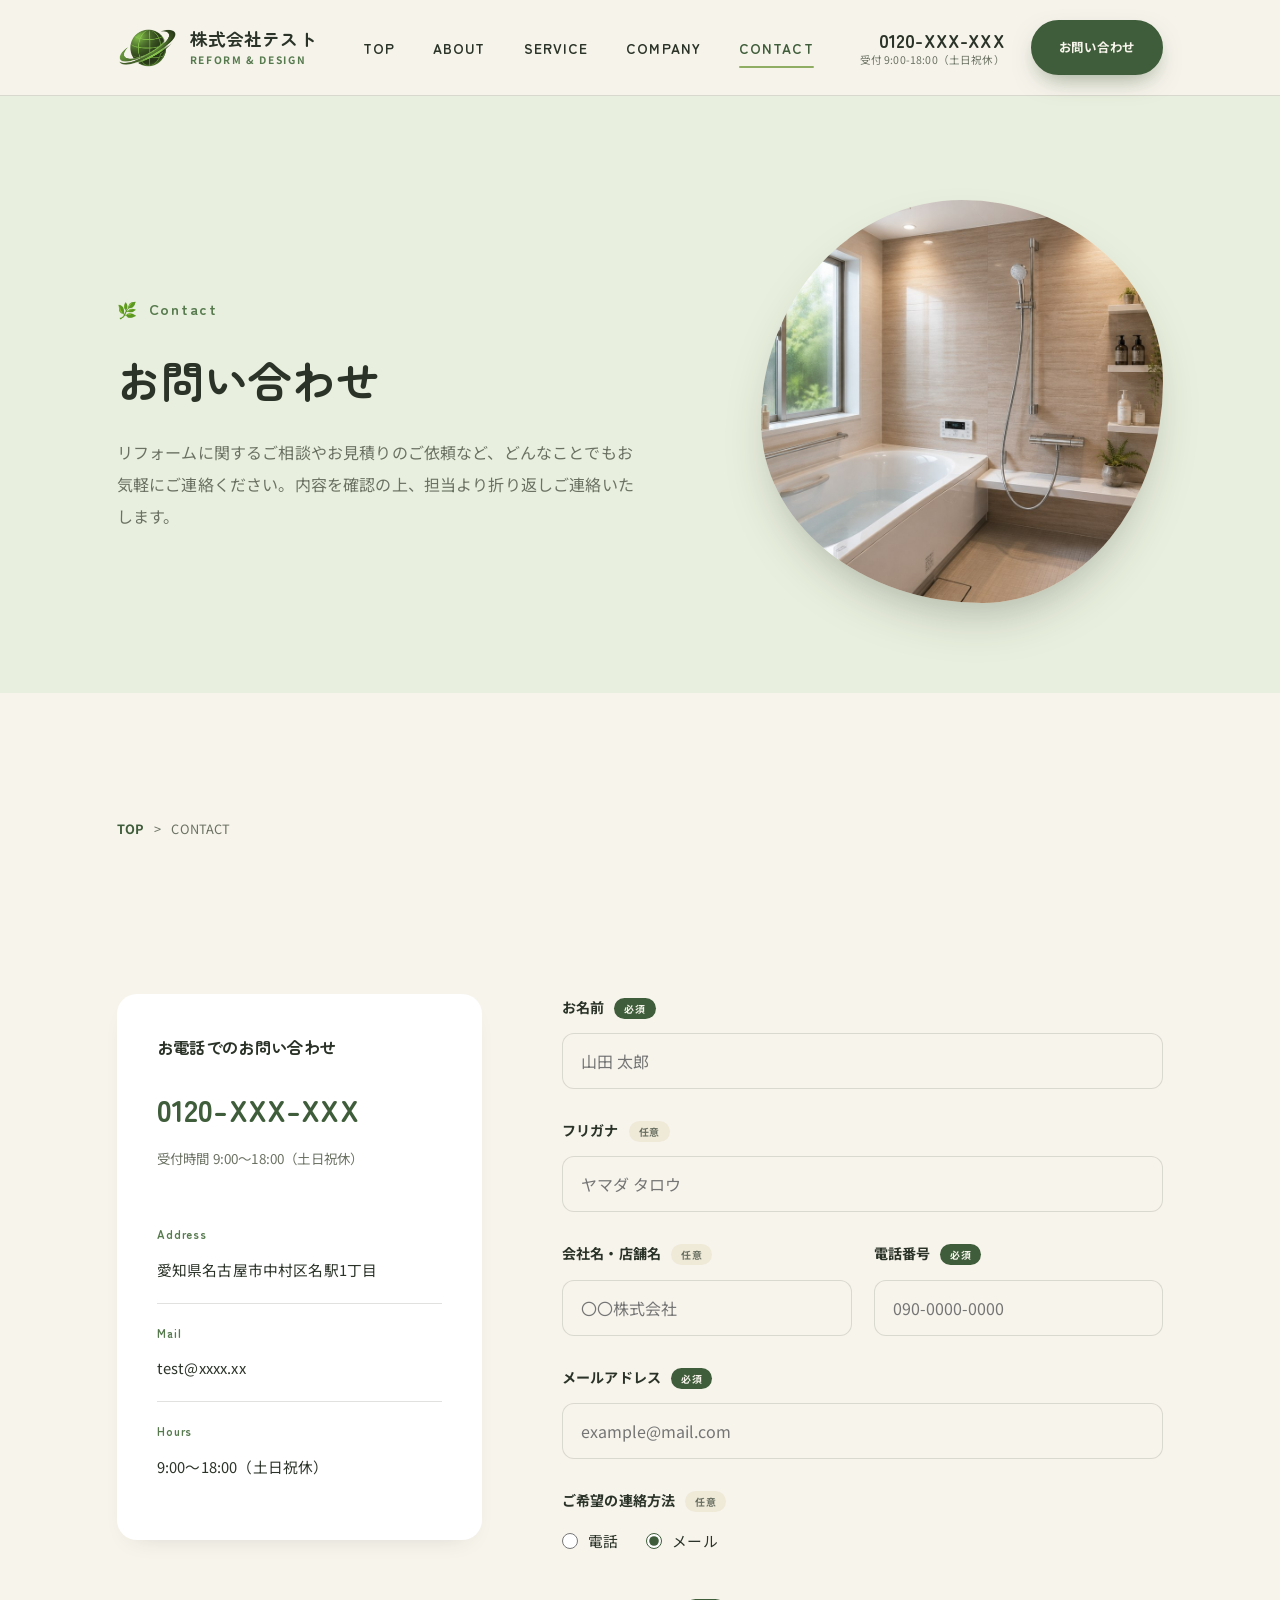
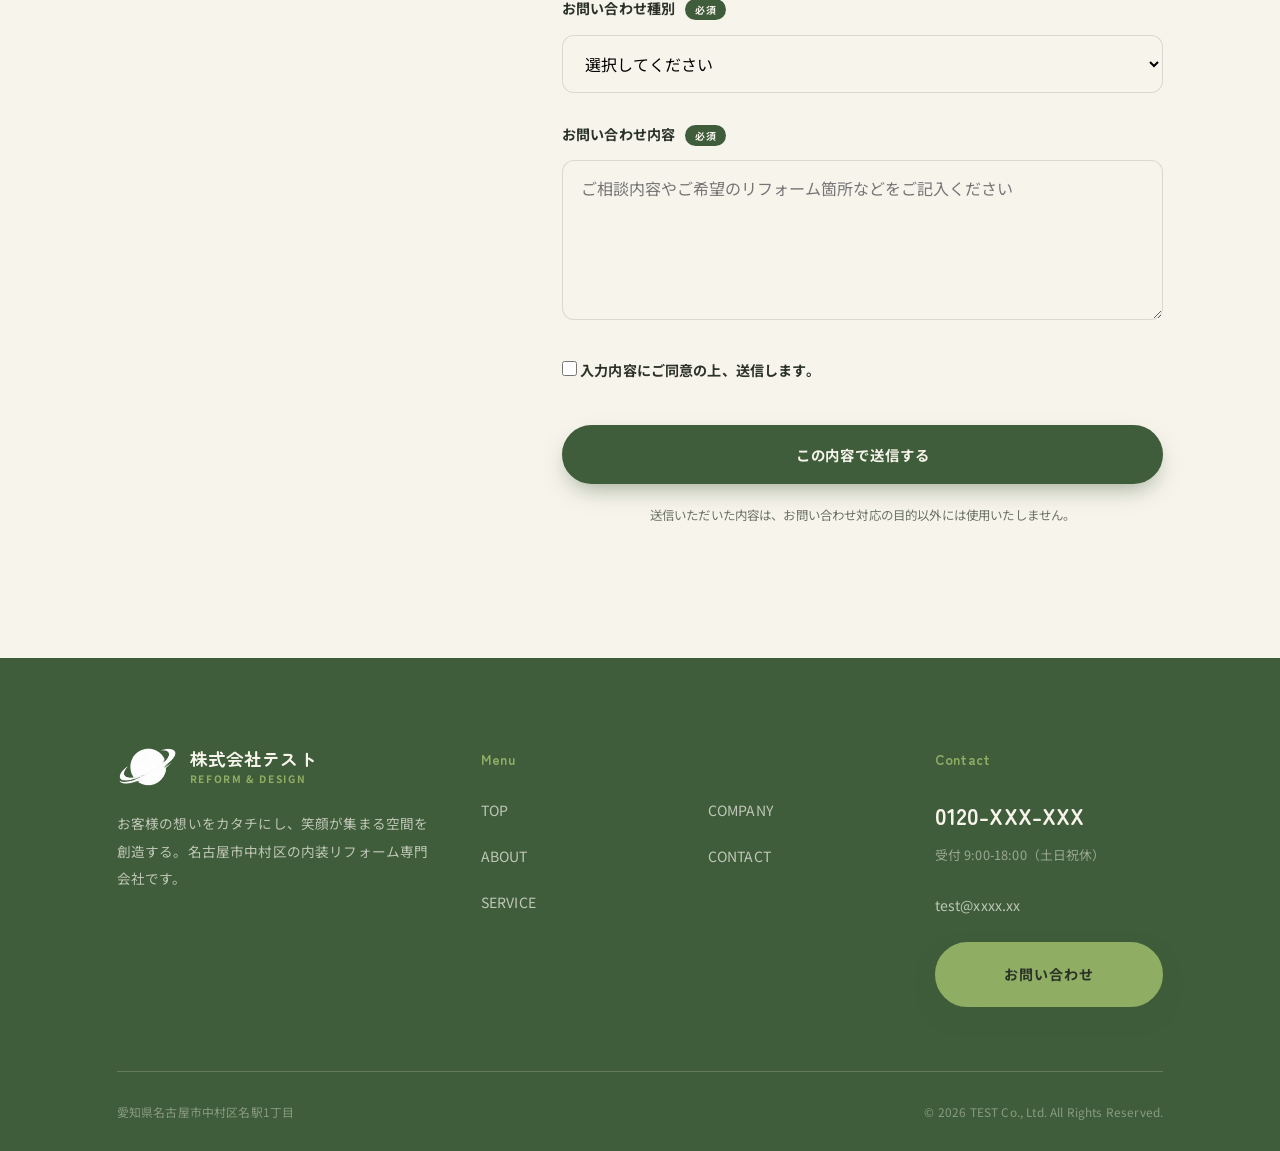
<file: contact.html>
<!DOCTYPE html>
<html lang="ja">
<head>
<meta charset="UTF-8">
<meta name="viewport" content="width=device-width, initial-scale=1.0">
<title>お問い合わせ｜株式会社テスト</title>
<meta name="description" content="株式会社テストへのお問い合わせはこちらから。リフォームに関するご相談・お見積り依頼など、お気軽にご連絡ください。">
<link rel="canonical" href="https://www.test-corp.example.jp/contact.html">
<meta property="og:type" content="website">
<meta property="og:title" content="お問い合わせ｜株式会社テスト">
<meta property="og:description" content="リフォームに関するご相談やお見積りのご依頼など、お気軽にお問い合わせください。">
<meta property="og:locale" content="ja_JP">
<link rel="icon" href="images/favicon-32.png" sizes="32x32">
<link rel="apple-touch-icon" href="images/apple-touch-icon.png">
<link rel="preconnect" href="https://fonts.googleapis.com">
<link rel="preconnect" href="https://fonts.gstatic.com" crossorigin>
<link href="https://fonts.googleapis.com/css2?family=Zen+Maru+Gothic:wght@500;700;900&family=Noto+Sans+JP:wght@300;400;500;700&display=swap" rel="stylesheet">
<link rel="stylesheet" href="css/style.css">
</head>
<body>

<header class="site-header">
  <div class="container">
    <a href="index.html" class="brand">
      <img src="images/logo-icon-gold.png" alt="株式会社テスト ロゴ">
      <span class="brand-name">株式会社テスト<small>REFORM &amp; DESIGN</small></span>
    </a>
    <nav class="gnav pc-only">
      <ul class="gnav-list">
        <li><a href="index.html">TOP</a></li>
        <li><a href="about.html">ABOUT</a></li>
        <li><a href="service.html">SERVICE</a></li>
        <li><a href="company.html">COMPANY</a></li>
        <li><a href="contact.html" class="is-active">CONTACT</a></li>
      </ul>
    </nav>
    <div class="header-cta pc-only">
      <div class="header-tel">
        <span class="num">0120-XXX-XXX</span>
        <span class="hours">受付 9:00-18:00（土日祝休）</span>
      </div>
      <a href="contact.html" class="btn btn--primary">お問い合わせ</a>
    </div>
    <button class="nav-toggle" aria-label="メニューを開く" aria-expanded="false"><span></span></button>
  </div>
</header>

<div class="mobile-nav">
  <ul class="mobile-nav-list">
    <li><a href="index.html">TOP</a></li>
    <li><a href="about.html">ABOUT</a></li>
    <li><a href="service.html">SERVICE</a></li>
    <li><a href="company.html">COMPANY</a></li>
    <li><a href="contact.html">CONTACT</a></li>
  </ul>
  <div class="mobile-nav-foot">
    <div class="header-tel">
      <span class="num">0120-XXX-XXX</span>
      <span class="hours">受付 9:00-18:00（土日祝休）</span>
    </div>
    <a href="contact.html" class="btn btn--outline">お問い合わせはこちら</a>
  </div>
</div>

<!-- ============ PAGE HERO ============ -->
<section class="page-hero">
  <div class="container page-hero-grid">
    <div class="page-hero-inner">
      <p class="eyebrow">Contact</p>
      <h1>お問い合わせ</h1>
      <p>リフォームに関するご相談やお見積りのご依頼など、どんなことでもお気軽にご連絡ください。内容を確認の上、担当より折り返しご連絡いたします。</p>
    </div>
    <div class="page-hero-photo reveal">
      <img src="images/photos/photo-bath.jpg" alt="株式会社テストが手がけた浴室の施工事例">
    </div>
  </div>
</section>
<nav class="breadcrumb">
  <div class="container">
    <a href="index.html">TOP</a><span>&gt;</span>CONTACT
  </div>
</nav>

<!-- ============ CONTACT ============ -->
<section class="section">
  <div class="container">
    <div class="contact-layout">

      <aside class="contact-side reveal">
        <h3>お電話でのお問い合わせ</h3>
        <a href="tel:0120XXXXXX" class="contact-tel">0120-XXX-XXX</a>
        <p class="hours">受付時間 9:00〜18:00（土日祝休）</p>

        <div class="contact-info-item">
          <div>
            <strong>Address</strong>
            <span>愛知県名古屋市中村区名駅1丁目</span>
          </div>
        </div>
        <div class="contact-info-item">
          <div>
            <strong>Mail</strong>
            <span>test@xxxx.xx</span>
          </div>
        </div>
        <div class="contact-info-item">
          <div>
            <strong>Hours</strong>
            <span>9:00〜18:00（土日祝休）</span>
          </div>
        </div>
      </aside>

      <div class="contact-main reveal">
        <form id="contact-form" novalidate>
          <div class="form-group">
            <label for="name">お名前<span class="req">必須</span></label>
            <input type="text" id="name" name="name" placeholder="山田 太郎" required>
          </div>

          <div class="form-group">
            <label for="kana">フリガナ<span class="opt">任意</span></label>
            <input type="text" id="kana" name="kana" placeholder="ヤマダ タロウ">
          </div>

          <div class="form-row">
            <div class="form-group">
              <label for="company">会社名・店舗名<span class="opt">任意</span></label>
              <input type="text" id="company" name="company" placeholder="〇〇株式会社">
            </div>
            <div class="form-group">
              <label for="tel">電話番号<span class="req">必須</span></label>
              <input type="tel" id="tel" name="tel" placeholder="090-0000-0000" required>
            </div>
          </div>

          <div class="form-group">
            <label for="email">メールアドレス<span class="req">必須</span></label>
            <input type="email" id="email" name="email" placeholder="example@mail.com" required>
          </div>

          <div class="form-group">
            <label>ご希望の連絡方法<span class="opt">任意</span></label>
            <div class="radio-group">
              <label><input type="radio" name="contact_method" value="tel"> 電話</label>
              <label><input type="radio" name="contact_method" value="mail" checked> メール</label>
            </div>
          </div>

          <div class="form-group">
            <label for="type">お問い合わせ種別<span class="req">必須</span></label>
            <select id="type" name="type" required>
              <option value="">選択してください</option>
              <option value="estimate">見積もり依頼</option>
              <option value="document">資料請求</option>
              <option value="other">その他</option>
            </select>
          </div>

          <div class="form-group">
            <label for="message">お問い合わせ内容<span class="req">必須</span></label>
            <textarea id="message" name="message" placeholder="ご相談内容やご希望のリフォーム箇所などをご記入ください" required></textarea>
          </div>

          <div class="form-group">
            <label class="checkbox-line">
              <input type="checkbox" name="agree" required>
              <span>入力内容にご同意の上、送信します。</span>
            </label>
          </div>

          <div class="form-foot">
            <button type="submit" class="btn btn--primary btn--block">この内容で送信する</button>
            <p class="form-note" id="form-feedback">送信いただいた内容は、お問い合わせ対応の目的以外には使用いたしません。</p>
          </div>
        </form>
      </div>

    </div>
  </div>
</section>

<footer class="site-footer">
  <div class="container">
    <div class="footer-top">
      <div class="footer-brand">
        <a href="index.html" class="brand">
          <img src="images/logo-icon-cream.png" alt="株式会社テスト ロゴ">
          <span class="brand-name">株式会社テスト<small>REFORM &amp; DESIGN</small></span>
        </a>
        <p>お客様の想いをカタチにし、笑顔が集まる空間を創造する。名古屋市中村区の内装リフォーム専門会社です。</p>
      </div>
      <div class="footer-col">
        <h4>Menu</h4>
        <ul>
          <li><a href="index.html">TOP</a></li>
          <li><a href="about.html">ABOUT</a></li>
          <li><a href="service.html">SERVICE</a></li>
        </ul>
      </div>
      <div class="footer-col">
        <h4>&nbsp;</h4>
        <ul>
          <li><a href="company.html">COMPANY</a></li>
          <li><a href="contact.html">CONTACT</a></li>
        </ul>
      </div>
      <div class="footer-col footer-contact">
        <h4>Contact</h4>
        <a href="tel:0120XXXXXX" class="contact-tel">0120-XXX-XXX</a>
        <p class="hours">受付 9:00-18:00（土日祝休）</p>
        <p style="margin:12px 0 22px; font-size:0.85rem;"><a href="mailto:test@xxxx.xx">test@xxxx.xx</a></p>
        <a href="contact.html" class="btn btn--primary btn--block">お問い合わせ</a>
      </div>
    </div>
    <div class="footer-bottom">
      <span>愛知県名古屋市中村区名駅1丁目</span>
      <span>&copy; 2026 TEST Co., Ltd. All Rights Reserved.</span>
    </div>
  </div>
</footer>

<div class="mobile-fab">
  <a href="tel:0120XXXXXX">
    <svg viewBox="0 0 24 24" fill="none" stroke="currentColor" stroke-width="1.5"><path d="M22 16.92v3a2 2 0 0 1-2.18 2 19.79 19.79 0 0 1-8.63-3.07 19.5 19.5 0 0 1-6-6 19.79 19.79 0 0 1-3.07-8.67A2 2 0 0 1 4.11 2h3a2 2 0 0 1 2 1.72c.127.96.361 1.903.7 2.81a2 2 0 0 1-.45 2.11L8.09 9.91a16 16 0 0 0 6 6l1.27-1.27a2 2 0 0 1 2.11-.45c.907.339 1.85.573 2.81.7A2 2 0 0 1 22 16.92z"/></svg>
    電話
  </a>
  <a href="contact.html">
    <svg viewBox="0 0 24 24" fill="none" stroke="currentColor" stroke-width="1.5"><path d="M22 6l-10 7L2 6"/><path d="M2 6h20v12H2z"/></svg>
    お問い合わせ
  </a>
</div>

<script src="js/main.js"></script>
</body>
</html>
</file>
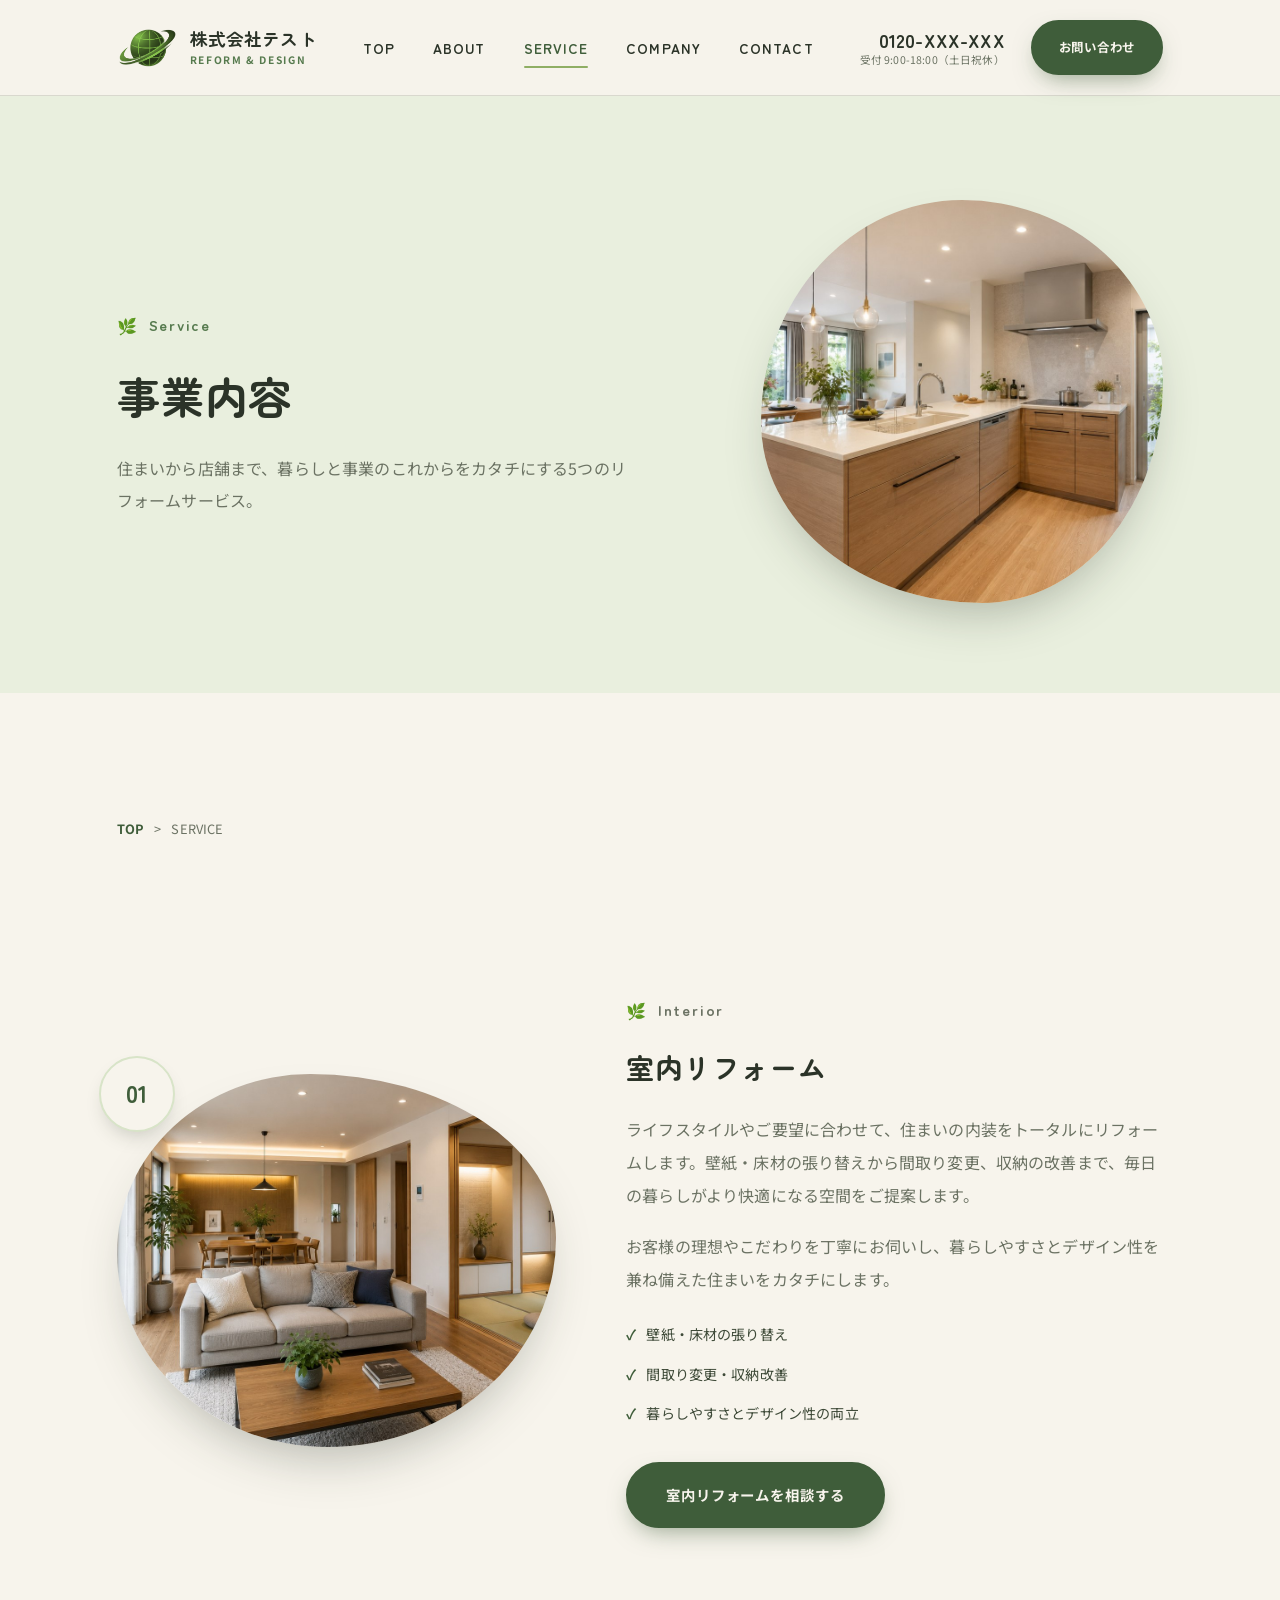
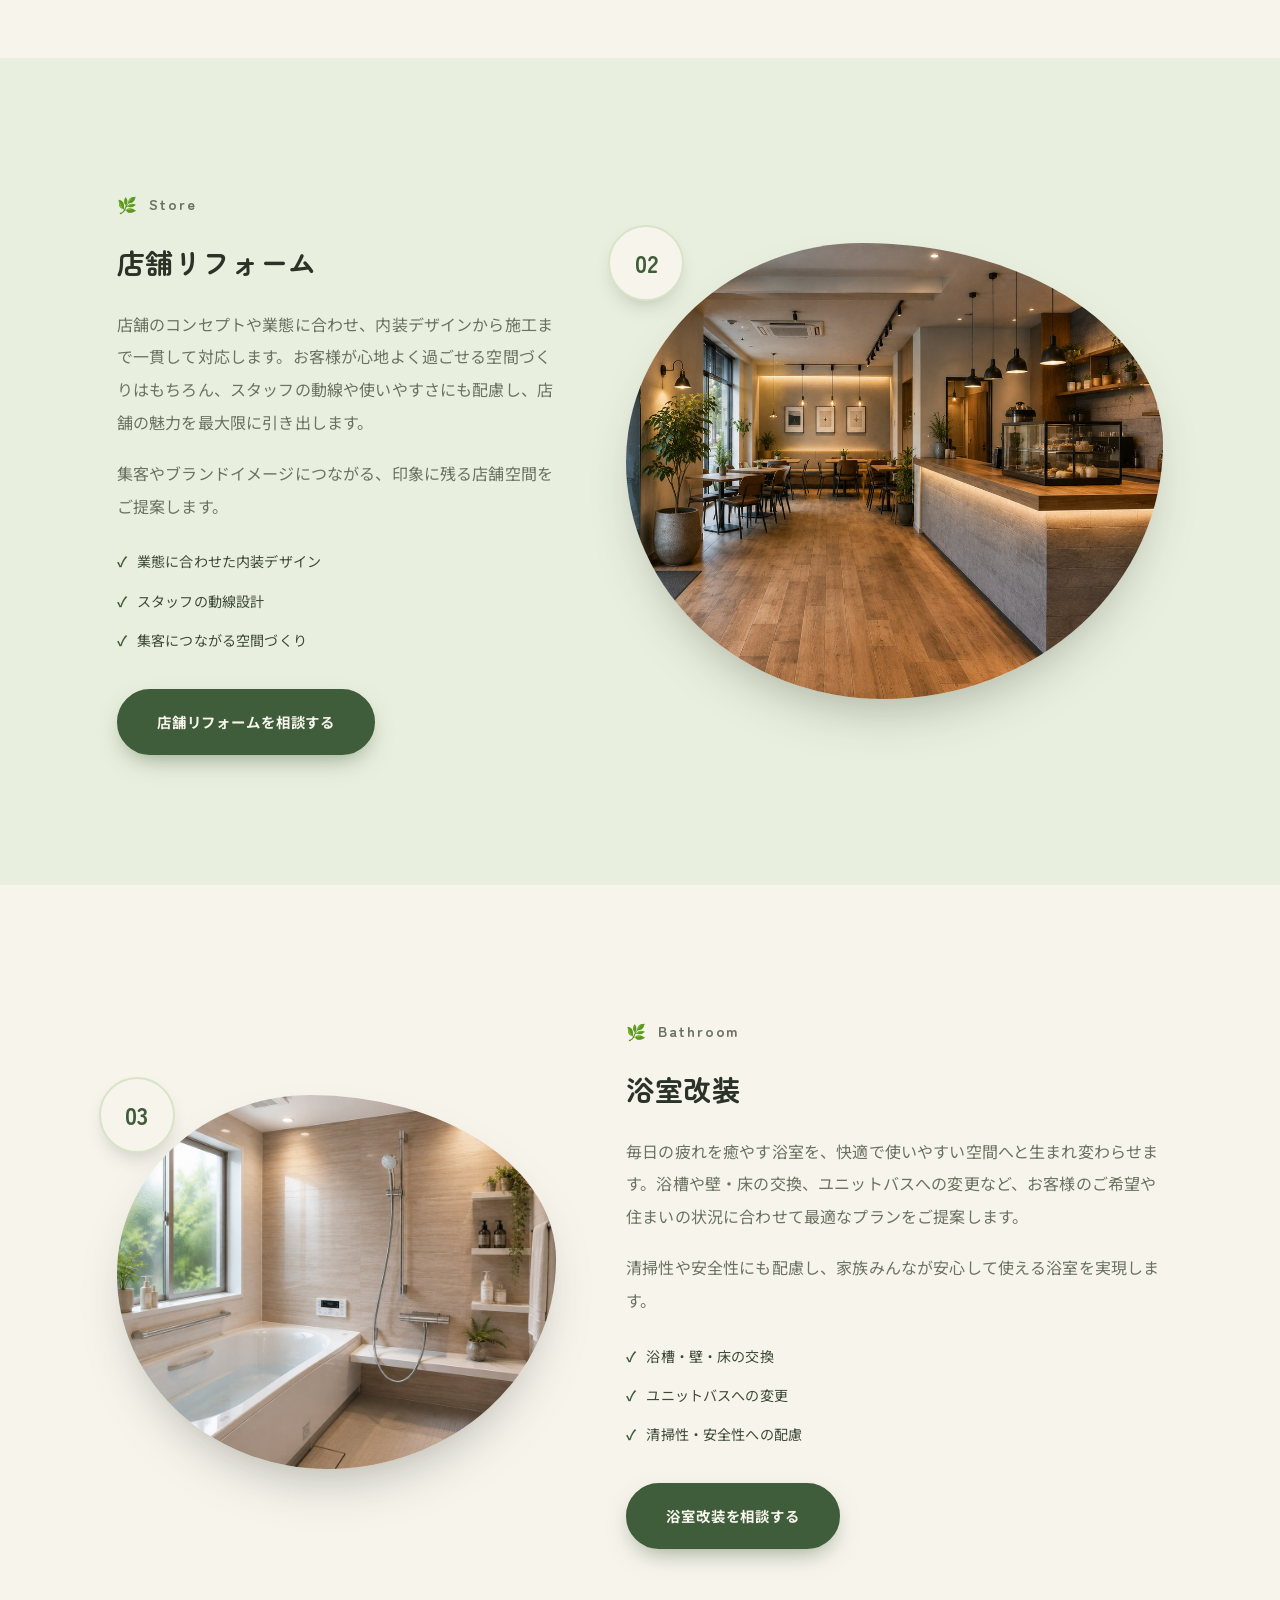
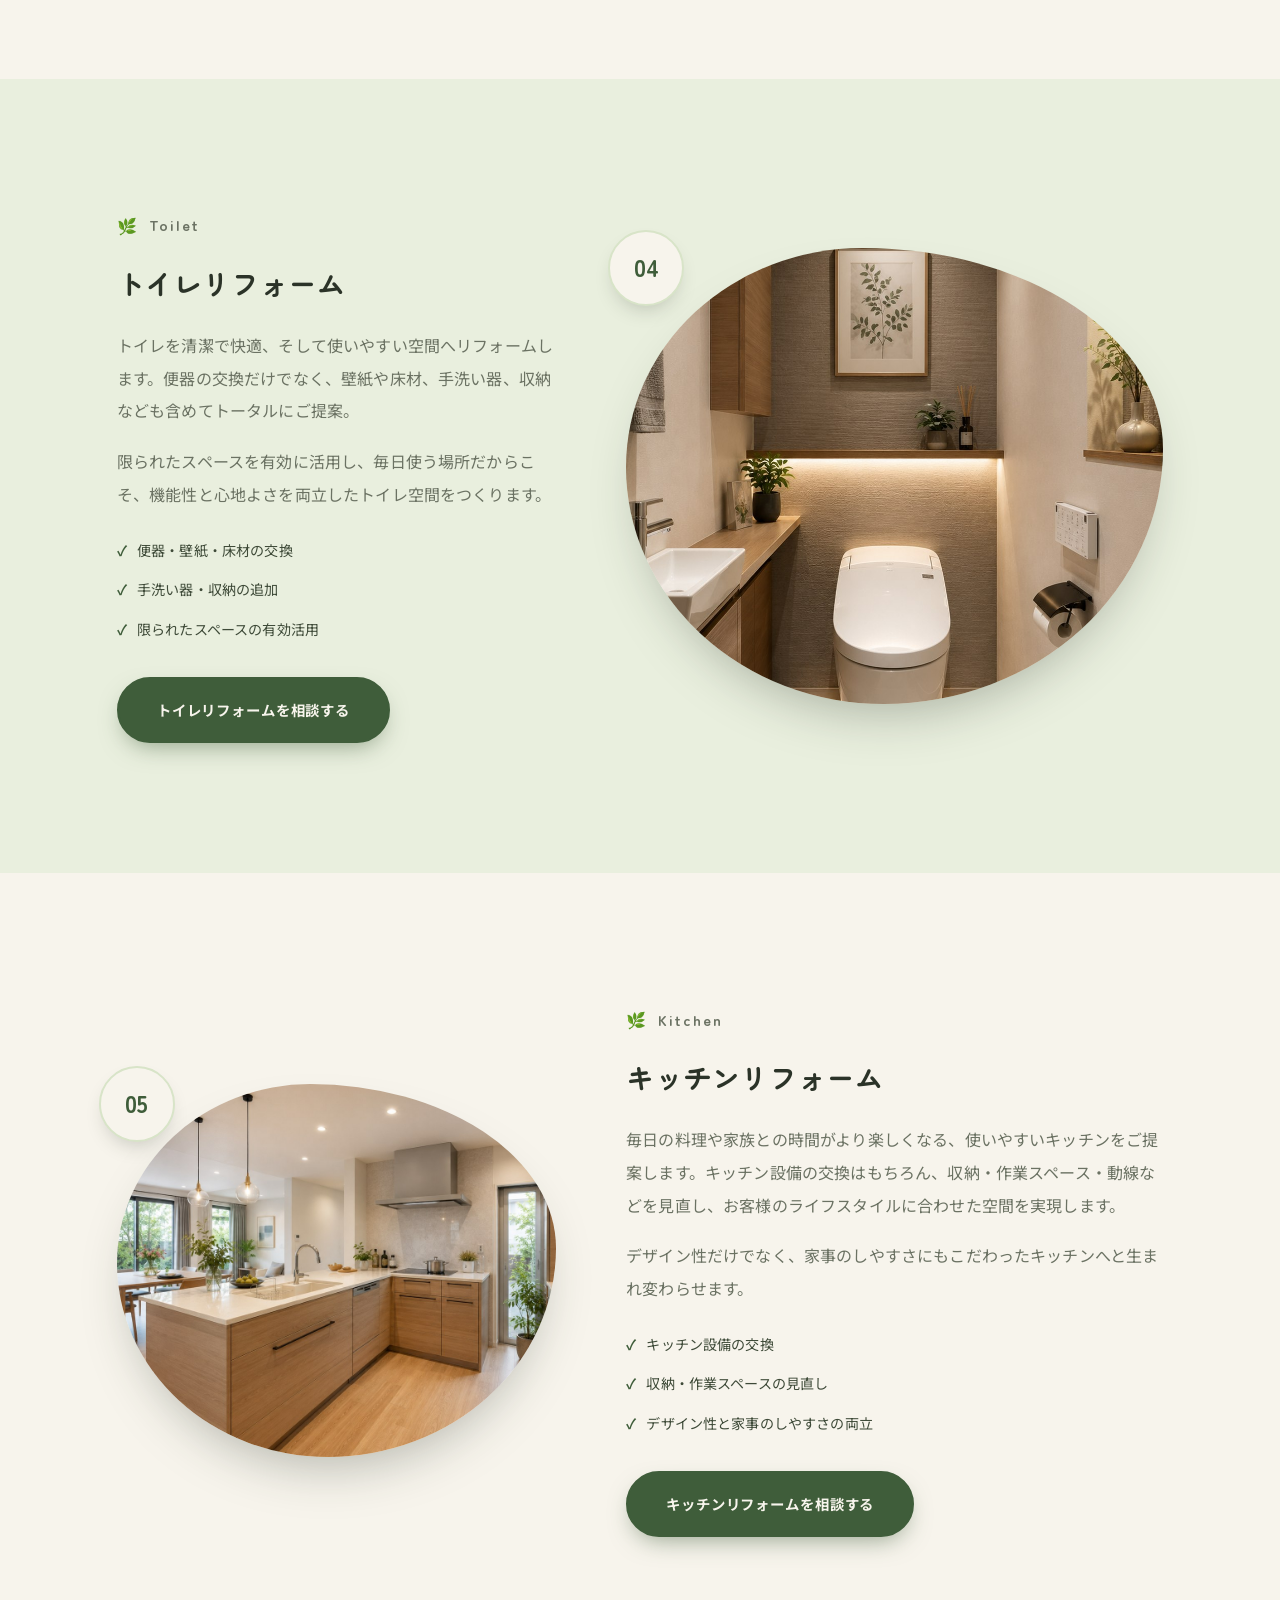
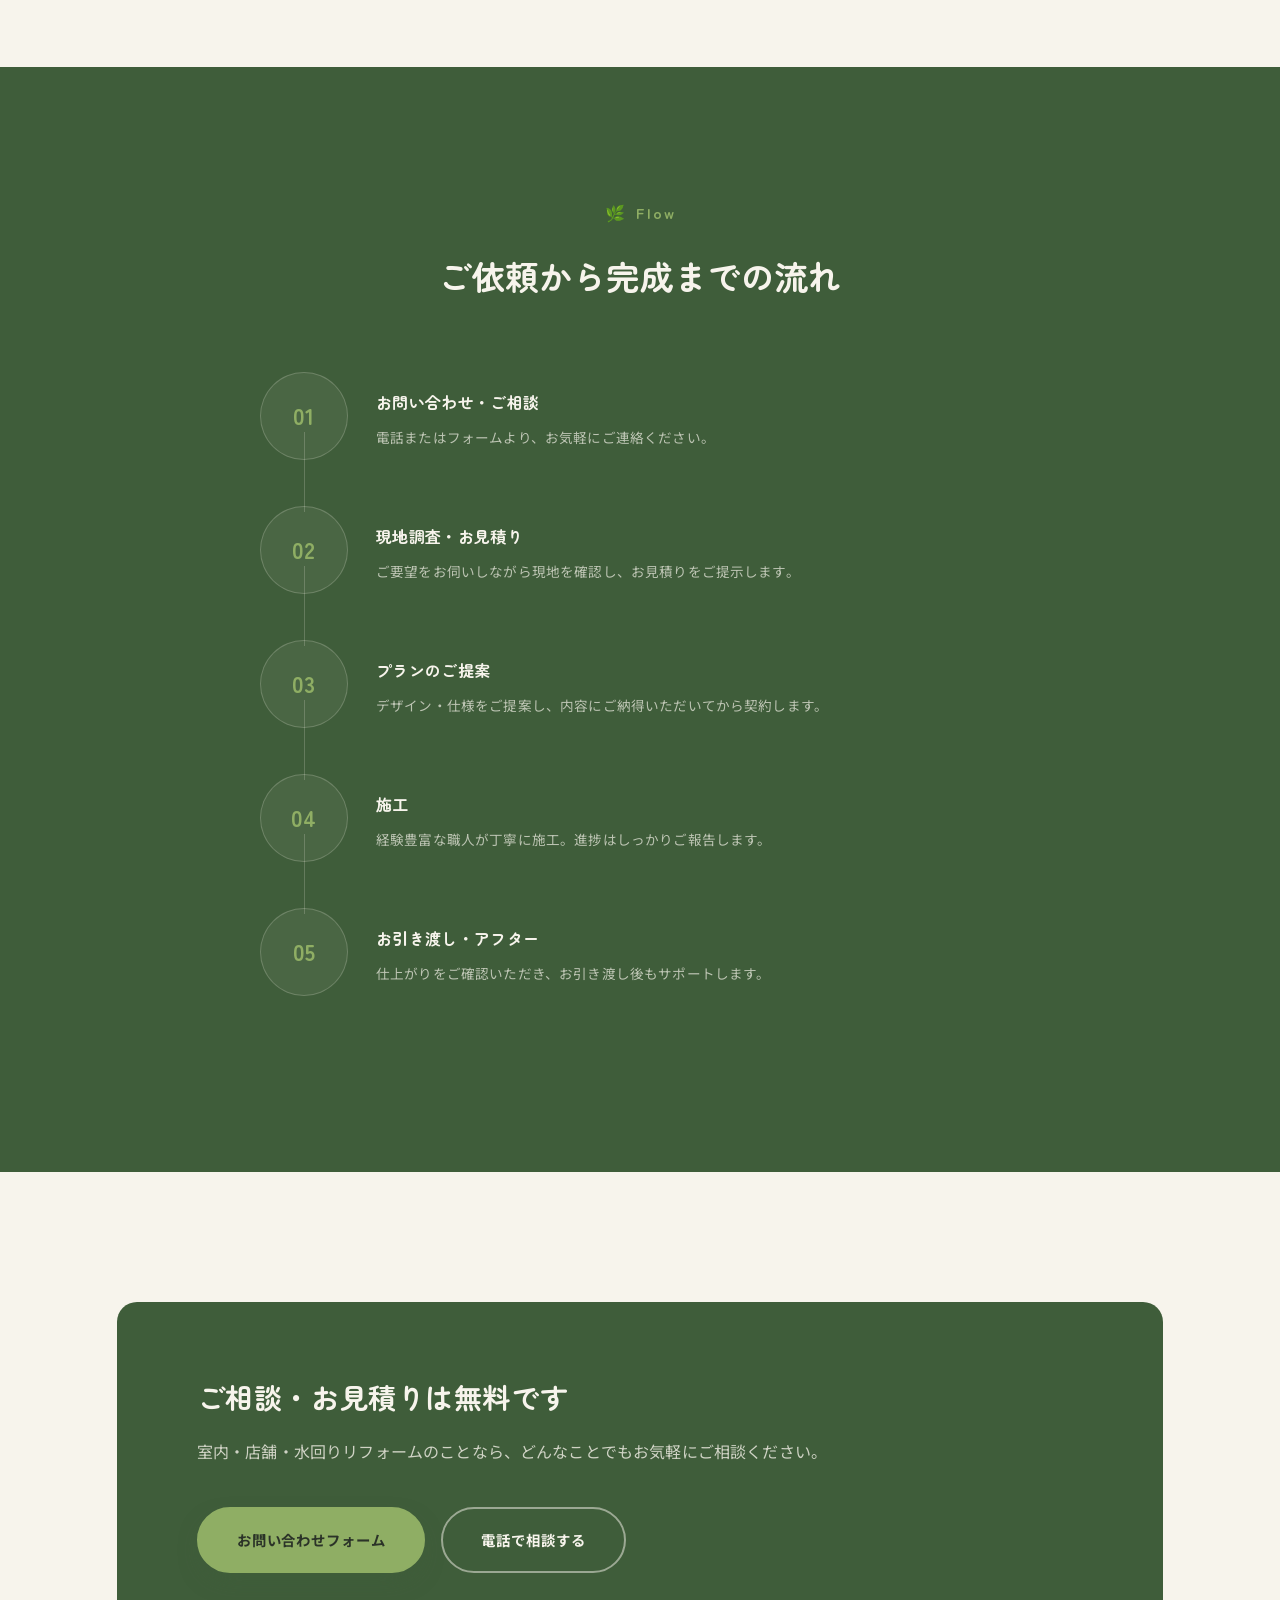
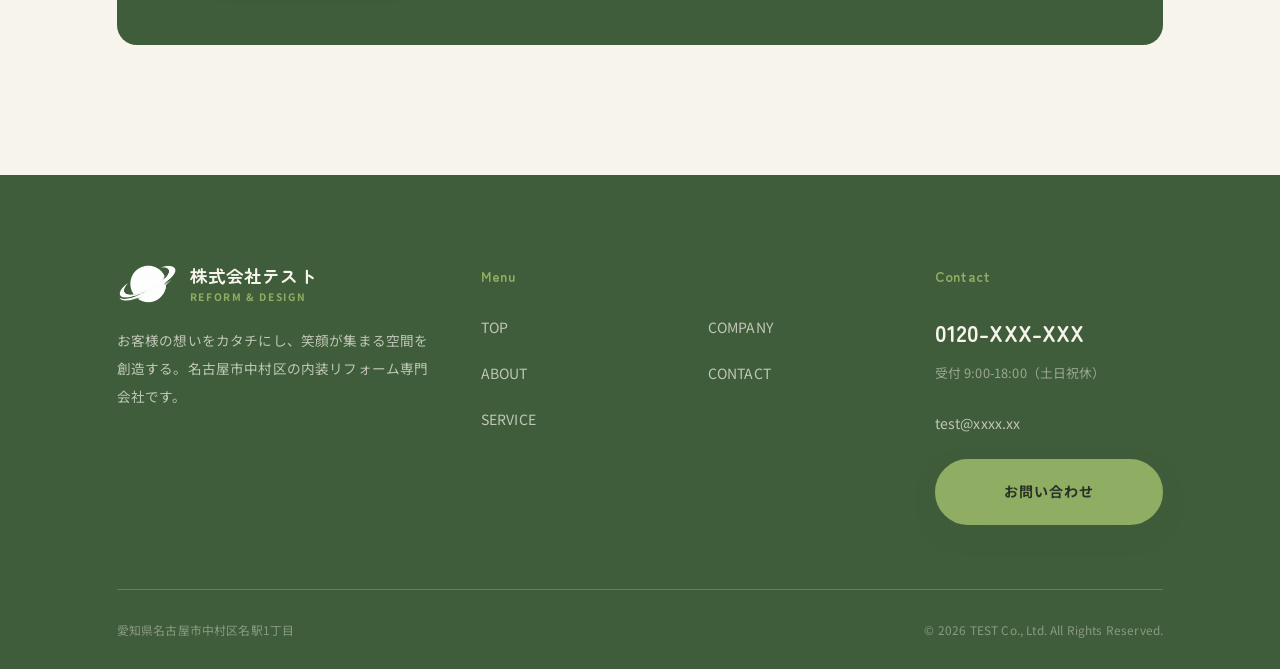
<file: service.html>
<!DOCTYPE html>
<html lang="ja">
<head>
<meta charset="UTF-8">
<meta name="viewport" content="width=device-width, initial-scale=1.0">
<title>事業内容｜室内・店舗・浴室・トイレ・キッチンリフォームなら株式会社テスト（名古屋）</title>
<meta name="description" content="名古屋市中村区の株式会社テストは、室内リフォーム、店舗リフォーム、浴室改装、トイレリフォーム、キッチンリフォームまで幅広く対応。お客様のライフスタイルや店舗コンセプトに合わせた空間づくりをご提案します。">
<link rel="canonical" href="https://www.test-corp.example.jp/service.html">
<meta property="og:type" content="website">
<meta property="og:title" content="事業内容｜室内・店舗・浴室・トイレ・キッチンリフォームなら株式会社テスト">
<meta property="og:description" content="室内リフォーム、店舗リフォーム、浴室改装、トイレリフォーム、キッチンリフォームまで。名古屋市中村区の株式会社テストの事業内容をご紹介します。">
<meta property="og:locale" content="ja_JP">
<link rel="icon" href="images/favicon-32.png" sizes="32x32">
<link rel="apple-touch-icon" href="images/apple-touch-icon.png">
<link rel="preconnect" href="https://fonts.googleapis.com">
<link rel="preconnect" href="https://fonts.gstatic.com" crossorigin>
<link href="https://fonts.googleapis.com/css2?family=Zen+Maru+Gothic:wght@500;700;900&family=Noto+Sans+JP:wght@300;400;500;700&display=swap" rel="stylesheet">
<link rel="stylesheet" href="css/style.css">
</head>
<body>

<header class="site-header">
  <div class="container">
    <a href="index.html" class="brand">
      <img src="images/logo-icon-gold.png" alt="株式会社テスト ロゴ">
      <span class="brand-name">株式会社テスト<small>REFORM &amp; DESIGN</small></span>
    </a>
    <nav class="gnav pc-only">
      <ul class="gnav-list">
        <li><a href="index.html">TOP</a></li>
        <li><a href="about.html">ABOUT</a></li>
        <li><a href="service.html" class="is-active">SERVICE</a></li>
        <li><a href="company.html">COMPANY</a></li>
        <li><a href="contact.html">CONTACT</a></li>
      </ul>
    </nav>
    <div class="header-cta pc-only">
      <div class="header-tel">
        <span class="num">0120-XXX-XXX</span>
        <span class="hours">受付 9:00-18:00（土日祝休）</span>
      </div>
      <a href="contact.html" class="btn btn--primary">お問い合わせ</a>
    </div>
    <button class="nav-toggle" aria-label="メニューを開く" aria-expanded="false"><span></span></button>
  </div>
</header>

<div class="mobile-nav">
  <ul class="mobile-nav-list">
    <li><a href="index.html">TOP</a></li>
    <li><a href="about.html">ABOUT</a></li>
    <li><a href="service.html">SERVICE</a></li>
    <li><a href="company.html">COMPANY</a></li>
    <li><a href="contact.html">CONTACT</a></li>
  </ul>
  <div class="mobile-nav-foot">
    <div class="header-tel">
      <span class="num">0120-XXX-XXX</span>
      <span class="hours">受付 9:00-18:00（土日祝休）</span>
    </div>
    <a href="contact.html" class="btn btn--outline">お問い合わせはこちら</a>
  </div>
</div>

<!-- ============ PAGE HERO ============ -->
<section class="page-hero">
  <div class="container page-hero-grid">
    <div class="page-hero-inner">
      <p class="eyebrow">Service</p>
      <h1>事業内容</h1>
      <p>住まいから店舗まで、暮らしと事業のこれからをカタチにする5つのリフォームサービス。</p>
    </div>
    <div class="page-hero-photo reveal">
      <img src="images/photos/photo-kitchen.jpg" alt="株式会社テストが手がけたキッチンの施工事例">
    </div>
  </div>
</section>
<nav class="breadcrumb">
  <div class="container">
    <a href="index.html">TOP</a><span>&gt;</span>SERVICE
  </div>
</nav>

<!-- ============ 01 室内リフォーム ============ -->
<section class="section" id="room">
  <div class="container">
    <div class="point-block reveal">
      <div class="point-media">
        <img src="images/photos/photo-room.jpg" alt="室内リフォームのイメージ">
        <div class="point-num-badge">01</div>
      </div>
      <div class="point-text">
        <p class="eyebrow">Interior</p>
        <h2>室内リフォーム</h2>
        <p>ライフスタイルやご要望に合わせて、住まいの内装をトータルにリフォームします。壁紙・床材の張り替えから間取り変更、収納の改善まで、毎日の暮らしがより快適になる空間をご提案します。</p>
        <p>お客様の理想やこだわりを丁寧にお伺いし、暮らしやすさとデザイン性を兼ね備えた住まいをカタチにします。</p>
        <ul class="point-features">
          <li>壁紙・床材の張り替え</li>
          <li>間取り変更・収納改善</li>
          <li>暮らしやすさとデザイン性の両立</li>
        </ul>
        <div style="margin-top:34px;"><a href="contact.html" class="btn btn--primary">室内リフォームを相談する</a></div>
      </div>
    </div>
  </div>
</section>

<!-- ============ 02 店舗リフォーム ============ -->
<section class="section section--sage" id="shop">
  <div class="container">
    <div class="point-block is-reverse reveal">
      <div class="point-media">
        <img src="images/photos/photo-shop.jpg" alt="店舗リフォームのイメージ">
        <div class="point-num-badge">02</div>
      </div>
      <div class="point-text">
        <p class="eyebrow">Store</p>
        <h2>店舗リフォーム</h2>
        <p>店舗のコンセプトや業態に合わせ、内装デザインから施工まで一貫して対応します。お客様が心地よく過ごせる空間づくりはもちろん、スタッフの動線や使いやすさにも配慮し、店舗の魅力を最大限に引き出します。</p>
        <p>集客やブランドイメージにつながる、印象に残る店舗空間をご提案します。</p>
        <ul class="point-features">
          <li>業態に合わせた内装デザイン</li>
          <li>スタッフの動線設計</li>
          <li>集客につながる空間づくり</li>
        </ul>
        <div style="margin-top:34px;"><a href="contact.html" class="btn btn--primary">店舗リフォームを相談する</a></div>
      </div>
    </div>
  </div>
</section>

<!-- ============ 03 浴室改装 ============ -->
<section class="section" id="bath">
  <div class="container">
    <div class="point-block reveal">
      <div class="point-media">
        <img src="images/photos/photo-bath.jpg" alt="浴室改装のイメージ">
        <div class="point-num-badge">03</div>
      </div>
      <div class="point-text">
        <p class="eyebrow">Bathroom</p>
        <h2>浴室改装</h2>
        <p>毎日の疲れを癒やす浴室を、快適で使いやすい空間へと生まれ変わらせます。浴槽や壁・床の交換、ユニットバスへの変更など、お客様のご希望や住まいの状況に合わせて最適なプランをご提案します。</p>
        <p>清掃性や安全性にも配慮し、家族みんなが安心して使える浴室を実現します。</p>
        <ul class="point-features">
          <li>浴槽・壁・床の交換</li>
          <li>ユニットバスへの変更</li>
          <li>清掃性・安全性への配慮</li>
        </ul>
        <div style="margin-top:34px;"><a href="contact.html" class="btn btn--primary">浴室改装を相談する</a></div>
      </div>
    </div>
  </div>
</section>

<!-- ============ 04 トイレリフォーム ============ -->
<section class="section section--sage" id="toilet">
  <div class="container">
    <div class="point-block is-reverse reveal">
      <div class="point-media">
        <img src="images/photos/photo-toilet.jpg" alt="トイレリフォームのイメージ">
        <div class="point-num-badge">04</div>
      </div>
      <div class="point-text">
        <p class="eyebrow">Toilet</p>
        <h2>トイレリフォーム</h2>
        <p>トイレを清潔で快適、そして使いやすい空間へリフォームします。便器の交換だけでなく、壁紙や床材、手洗い器、収納なども含めてトータルにご提案。</p>
        <p>限られたスペースを有効に活用し、毎日使う場所だからこそ、機能性と心地よさを両立したトイレ空間をつくります。</p>
        <ul class="point-features">
          <li>便器・壁紙・床材の交換</li>
          <li>手洗い器・収納の追加</li>
          <li>限られたスペースの有効活用</li>
        </ul>
        <div style="margin-top:34px;"><a href="contact.html" class="btn btn--primary">トイレリフォームを相談する</a></div>
      </div>
    </div>
  </div>
</section>

<!-- ============ 05 キッチンリフォーム ============ -->
<section class="section" id="kitchen">
  <div class="container">
    <div class="point-block reveal">
      <div class="point-media">
        <img src="images/photos/photo-kitchen.jpg" alt="キッチンリフォームのイメージ">
        <div class="point-num-badge">05</div>
      </div>
      <div class="point-text">
        <p class="eyebrow">Kitchen</p>
        <h2>キッチンリフォーム</h2>
        <p>毎日の料理や家族との時間がより楽しくなる、使いやすいキッチンをご提案します。キッチン設備の交換はもちろん、収納・作業スペース・動線などを見直し、お客様のライフスタイルに合わせた空間を実現します。</p>
        <p>デザイン性だけでなく、家事のしやすさにもこだわったキッチンへと生まれ変わらせます。</p>
        <ul class="point-features">
          <li>キッチン設備の交換</li>
          <li>収納・作業スペースの見直し</li>
          <li>デザイン性と家事のしやすさの両立</li>
        </ul>
        <div style="margin-top:34px;"><a href="contact.html" class="btn btn--primary">キッチンリフォームを相談する</a></div>
      </div>
    </div>
  </div>
</section>

<!-- ============ ご依頼の流れ（縦タイムライン） ============ -->
<section class="section section--ink">
  <div class="container">
    <div class="section-head reveal">
      <p class="eyebrow">Flow</p>
      <h2 class="section-title">ご依頼から完成までの流れ</h2>
    </div>
    <div class="flow-timeline">
      <div class="flow-row reveal">
        <div class="fnum">01</div>
        <div><h4>お問い合わせ・ご相談</h4><p>電話またはフォームより、お気軽にご連絡ください。</p></div>
      </div>
      <div class="flow-row reveal reveal-delay-1">
        <div class="fnum">02</div>
        <div><h4>現地調査・お見積り</h4><p>ご要望をお伺いしながら現地を確認し、お見積りをご提示します。</p></div>
      </div>
      <div class="flow-row reveal reveal-delay-2">
        <div class="fnum">03</div>
        <div><h4>プランのご提案</h4><p>デザイン・仕様をご提案し、内容にご納得いただいてから契約します。</p></div>
      </div>
      <div class="flow-row reveal reveal-delay-3">
        <div class="fnum">04</div>
        <div><h4>施工</h4><p>経験豊富な職人が丁寧に施工。進捗はしっかりご報告します。</p></div>
      </div>
      <div class="flow-row reveal reveal-delay-4">
        <div class="fnum">05</div>
        <div><h4>お引き渡し・アフター</h4><p>仕上がりをご確認いただき、お引き渡し後もサポートします。</p></div>
      </div>
    </div>
  </div>
</section>

<!-- ============ CTA ============ -->
<section class="section">
  <div class="container">
    <div class="cta-band reveal">
      <div>
        <h2>ご相談・お見積りは無料です</h2>
        <p>室内・店舗・水回りリフォームのことなら、どんなことでもお気軽にご相談ください。</p>
      </div>
      <div class="cta-band-actions">
        <a href="contact.html" class="btn btn--primary">お問い合わせフォーム</a>
        <a href="tel:0120XXXXXX" class="btn btn--outline">電話で相談する</a>
      </div>
    </div>
  </div>
</section>

<footer class="site-footer">
  <div class="container">
    <div class="footer-top">
      <div class="footer-brand">
        <a href="index.html" class="brand">
          <img src="images/logo-icon-cream.png" alt="株式会社テスト ロゴ">
          <span class="brand-name">株式会社テスト<small>REFORM &amp; DESIGN</small></span>
        </a>
        <p>お客様の想いをカタチにし、笑顔が集まる空間を創造する。名古屋市中村区の内装リフォーム専門会社です。</p>
      </div>
      <div class="footer-col">
        <h4>Menu</h4>
        <ul>
          <li><a href="index.html">TOP</a></li>
          <li><a href="about.html">ABOUT</a></li>
          <li><a href="service.html">SERVICE</a></li>
        </ul>
      </div>
      <div class="footer-col">
        <h4>&nbsp;</h4>
        <ul>
          <li><a href="company.html">COMPANY</a></li>
          <li><a href="contact.html">CONTACT</a></li>
        </ul>
      </div>
      <div class="footer-col footer-contact">
        <h4>Contact</h4>
        <a href="tel:0120XXXXXX" class="contact-tel">0120-XXX-XXX</a>
        <p class="hours">受付 9:00-18:00（土日祝休）</p>
        <p style="margin:12px 0 22px; font-size:0.85rem;"><a href="mailto:test@xxxx.xx">test@xxxx.xx</a></p>
        <a href="contact.html" class="btn btn--primary btn--block">お問い合わせ</a>
      </div>
    </div>
    <div class="footer-bottom">
      <span>愛知県名古屋市中村区名駅1丁目</span>
      <span>&copy; 2026 TEST Co., Ltd. All Rights Reserved.</span>
    </div>
  </div>
</footer>

<div class="mobile-fab">
  <a href="tel:0120XXXXXX">
    <svg viewBox="0 0 24 24" fill="none" stroke="currentColor" stroke-width="1.5"><path d="M22 16.92v3a2 2 0 0 1-2.18 2 19.79 19.79 0 0 1-8.63-3.07 19.5 19.5 0 0 1-6-6 19.79 19.79 0 0 1-3.07-8.67A2 2 0 0 1 4.11 2h3a2 2 0 0 1 2 1.72c.127.96.361 1.903.7 2.81a2 2 0 0 1-.45 2.11L8.09 9.91a16 16 0 0 0 6 6l1.27-1.27a2 2 0 0 1 2.11-.45c.907.339 1.85.573 2.81.7A2 2 0 0 1 22 16.92z"/></svg>
    電話
  </a>
  <a href="contact.html">
    <svg viewBox="0 0 24 24" fill="none" stroke="currentColor" stroke-width="1.5"><path d="M22 6l-10 7L2 6"/><path d="M2 6h20v12H2z"/></svg>
    お問い合わせ
  </a>
</div>

<script src="js/main.js"></script>
</body>
</html>
</file>
<file: css/style.css>
/* =========================================================
   株式会社テスト コーポレートサイト（グリーンコンセプト v2）
   コンセプト: 根を張る、暮らしを育てる。
   ========================================================= */

:root {
  --ink: #2B3328;
  --ink-soft: #3E4A38;
  --green-deep: #3F5D3A;
  --green: #567A4E;
  --green-light: #8FAE64;
  --green-pale: #D8E4C8;
  --cream: #F7F4EC;
  --cream-deep: #EFE9D8;
  --cream-sage: #E9EFDE;
  --line: rgba(43, 51, 40, 0.14);
  --line-on-dark: rgba(247, 244, 236, 0.2);
  --text-sub: #6B7263;

  --font-heading: "Zen Maru Gothic", "Hiragino Maru Gothic ProN", "Yu Gothic", sans-serif;
  --font-body: "Noto Sans JP", "Hiragino Kaku Gothic ProN", "Yu Gothic", sans-serif;

  --container: 1200px;
  --header-h: 96px;
  --radius: 20px;
  --radius-sm: 12px;
}

* { box-sizing: border-box; margin: 0; padding: 0; }
html { scroll-behavior: smooth; }

body {
  font-family: var(--font-body);
  font-weight: 400;
  color: var(--ink);
  background: var(--cream);
  line-height: 1.95;
  font-size: 16px;
  letter-spacing: 0.01em;
  -webkit-font-smoothing: antialiased;
  overflow-x: hidden;
}

img { max-width: 100%; display: block; }
a { color: inherit; text-decoration: none; }
ul, ol { list-style: none; }
button { font-family: inherit; cursor: pointer; background: none; border: none; }
input, textarea, select { font-family: inherit; font-size: 1rem; }

.container {
  width: 100%;
  max-width: var(--container);
  margin: 0 auto;
  padding: 0 6vw;
}

h1, h2, h3, h4 {
  font-family: var(--font-heading);
  font-weight: 700;
  line-height: 1.6;
  letter-spacing: 0.02em;
}

.pc-only { display: block; }
.sp-only { display: none; }

.section { padding: 130px 0; position: relative; }
.section--sm { padding: 90px 0; }
.section--cream-deep { background: var(--cream-deep); }
.section--sage { background: var(--cream-sage); }
.section--ink { background: var(--green-deep); color: var(--cream); }
.section--ink .text-sub { color: rgba(247,244,236,0.7); }

.section-head { text-align: center; max-width: 720px; margin: 0 auto 70px; }
.section-head.is-left { text-align: left; margin-left: 0; }

.eyebrow {
  display: inline-flex; align-items: center; gap: 10px;
  font-family: var(--font-heading); font-weight: 700; font-size: 0.92rem;
  letter-spacing: 0.12em; color: var(--green); margin-bottom: 20px;
}
.eyebrow::before { content: "🌿"; font-size: 1rem; }
.section--ink .eyebrow { color: var(--green-light); }

.section-title { font-size: clamp(1.7rem, 2.6vw, 2.35rem); color: var(--ink); font-weight: 700; }
.section--ink .section-title { color: var(--cream); }
.section-lead { margin-top: 20px; color: var(--text-sub); font-size: 0.98rem; line-height: 2; }
.section--ink .section-lead { color: rgba(247,244,236,0.78); }

/* Buttons */
.btn {
  display: inline-flex; align-items: center; gap: 12px;
  padding: 17px 38px; font-weight: 700; font-size: 0.9rem; letter-spacing: 0.06em;
  border: 2px solid var(--green-deep); border-radius: 999px; background: transparent; color: var(--green-deep);
  transition: background 0.3s ease, color 0.3s ease, transform 0.2s ease, box-shadow 0.3s ease;
}
.btn--primary { background: var(--green-deep); color: var(--cream); border-color: var(--green-deep); box-shadow: 0 10px 24px -8px rgba(63,93,58,0.55); }
.btn--primary:hover { background: var(--green); border-color: var(--green); transform: translateY(-2px); }
.btn--outline { background: transparent; color: var(--green-deep); border-color: var(--green-deep); }
.btn--outline:hover { background: var(--green-deep); color: var(--cream); transform: translateY(-2px); }
.section--ink .btn--outline { color: var(--cream); border-color: var(--line-on-dark); }
.section--ink .btn--outline:hover { background: var(--green-light); border-color: var(--green-light); color: var(--ink); }
.btn--block { width: 100%; justify-content: center; }
.btn svg { width: 16px; height: 16px; }

/* Header */
.site-header {
  position: fixed; top: 0; left: 0; right: 0; height: var(--header-h);
  display: flex; align-items: center; z-index: 1000;
  background: rgba(247, 244, 236, 0.92); backdrop-filter: blur(6px);
  border-bottom: 1px solid var(--line);
}
.site-header .container { display: flex; align-items: center; justify-content: space-between; gap: 24px; }
.brand { display: flex; align-items: center; gap: 14px; }
.brand img { height: 38px; width: auto; filter: grayscale(1) sepia(1) hue-rotate(48deg) saturate(2.4) brightness(0.85); }
.brand-name { font-family: var(--font-heading); font-weight: 700; font-size: 1.1rem; color: var(--ink); line-height: 1.3; }
.brand-name small { display: block; font-family: var(--font-body); font-size: 0.64rem; font-weight: 700; letter-spacing: 0.16em; color: var(--green); margin-top: 2px; }
.gnav { display: flex; align-items: center; gap: 40px; }
.gnav-list { display: flex; align-items: center; gap: 38px; }
.gnav-list a { position: relative; font-family: var(--font-heading); font-weight: 700; font-size: 0.86rem; letter-spacing: 0.08em; color: var(--ink); padding: 6px 0; }
.gnav-list a::after { content: ""; position: absolute; left: 0; right: 100%; bottom: -4px; height: 2px; border-radius: 2px; background: var(--green-light); transition: right 0.3s ease; }
.gnav-list a:hover::after, .gnav-list a.is-active::after { right: 0; }
.gnav-list a.is-active { color: var(--green-deep); }
.header-cta { display: flex; align-items: center; gap: 26px; }
.header-tel { display: flex; flex-direction: column; line-height: 1.3; text-align: right; }
.header-tel .num { font-family: var(--font-heading); font-weight: 700; font-size: 1.15rem; color: var(--ink); }
.header-tel .hours { font-size: 0.66rem; color: var(--text-sub); }
.header-cta .btn { padding: 13px 26px; font-size: 0.78rem; }
.nav-toggle { display: none; width: 46px; height: 46px; border: 2px solid var(--green-deep); border-radius: 999px; background: transparent; position: relative; z-index: 1200; }
.nav-toggle span, .nav-toggle span::before, .nav-toggle span::after { content: ""; position: absolute; left: 13px; right: 13px; height: 2px; border-radius: 2px; background: var(--green-deep); transition: transform 0.3s ease, opacity 0.3s ease, top 0.3s ease, background 0.3s ease; }
.nav-toggle span { top: 22px; }
.nav-toggle span::before { top: -7px; }
.nav-toggle span::after { top: 7px; }
.nav-toggle.is-open span { background: transparent; }
.nav-toggle.is-open span::before { top: 0; transform: rotate(45deg); background: var(--cream); }
.nav-toggle.is-open span::after { top: 0; transform: rotate(-45deg); background: var(--cream); }
.nav-toggle.is-open { background: var(--green-deep); }

/* Mobile nav */
.mobile-nav { position: fixed; inset: 0; background: var(--green-deep); z-index: 1100; display: flex; flex-direction: column; justify-content: center; padding: 40px 8vw; transform: translateY(-100%); opacity: 0; visibility: hidden; transition: transform 0.45s ease, opacity 0.45s ease, visibility 0.45s; }
.mobile-nav.is-open { transform: translateY(0); opacity: 1; visibility: visible; }
.mobile-nav-list { display: flex; flex-direction: column; gap: 4px; }
.mobile-nav-list a { display: block; padding: 18px 4px; font-family: var(--font-heading); font-size: 1.5rem; font-weight: 700; color: var(--cream); border-bottom: 1px solid var(--line-on-dark); }
.mobile-nav-foot { margin-top: 40px; display: flex; flex-direction: column; gap: 20px; }
.mobile-nav-foot a.btn { justify-content: center; border-color: var(--green-light); color: var(--cream); }
.mobile-nav-foot .header-tel { color: var(--cream); text-align: left; }
.mobile-nav-foot .header-tel .num { color: var(--cream); font-size: 1.3rem; }
.mobile-nav-foot .header-tel .hours { color: rgba(247,244,236,0.6); }

/* Breadcrumb */
.breadcrumb { padding: calc(var(--header-h) + 28px) 0 22px; font-size: 0.8rem; color: var(--text-sub); }
.breadcrumb a { color: var(--green-deep); font-weight: 700; }
.breadcrumb span { margin: 0 10px; }

/* Page hero (sub pages) - 円形フォトカットアウト付き */
.page-hero { padding: 200px 0 90px; background: var(--cream-sage); position: relative; overflow: hidden; }
.page-hero-grid { display: grid; grid-template-columns: 1.2fr 0.8fr; gap: 40px; align-items: center; }
.page-hero .eyebrow { color: var(--green); }
.page-hero h1 { font-size: clamp(2rem, 3.6vw, 2.7rem); color: var(--ink); }
.page-hero p { margin-top: 22px; color: var(--text-sub); line-height: 2; max-width: 520px; }
.page-hero-photo { position: relative; }
.page-hero-photo img { border-radius: 50% 50% 45% 55% / 55% 45% 55% 45%; box-shadow: 0 24px 50px -18px rgba(43,51,40,0.35); aspect-ratio: 1/1; object-fit: cover; width: 100%; }

/* TOP Hero - コラージュ型 */
.hero { background: var(--cream-sage); padding: calc(var(--header-h) + 56px) 0 90px; overflow: hidden; }
.hero-grid { display: grid; grid-template-columns: 1fr 0.95fr; gap: 64px; align-items: center; }
.hero .eyebrow { color: var(--green); }
.hero h1 { font-size: clamp(2rem, 3.6vw, 2.9rem); line-height: 1.65; color: var(--ink); }
.hero h1 span { color: var(--green-deep); position: relative; }
.hero-rule { width: 60px; height: 3px; border-radius: 3px; background: var(--green-light); margin: 28px 0; }
.hero p.lead { font-size: 1rem; color: var(--text-sub); max-width: 480px; line-height: 2.05; }
.hero-actions { margin-top: 40px; display: flex; gap: 18px; flex-wrap: wrap; }
.hero-collage { position: relative; padding: 30px 20px 60px 0; }
.hero-collage .ph-main { border-radius: 58% 42% 50% 50% / 45% 55% 45% 55%; overflow: hidden; box-shadow: 0 30px 60px -22px rgba(43,51,40,0.4); aspect-ratio: 4/3.4; }
.hero-collage .ph-main img { width: 100%; height: 100%; object-fit: cover; }
.hero-collage .ph-accent { position: absolute; left: -6%; bottom: -6%; width: 46%; border-radius: 40% 60% 55% 45% / 55% 45% 60% 40%; overflow: hidden; border: 8px solid var(--cream); box-shadow: 0 20px 40px -16px rgba(43,51,40,0.4); aspect-ratio: 1/1; }
.hero-collage .ph-accent img { width: 100%; height: 100%; object-fit: cover; }
.hero-badge { position: absolute; top: -6%; right: 2%; width: 118px; height: 118px; border-radius: 50%; background: var(--green-deep); color: var(--cream); display: flex; flex-direction: column; align-items: center; justify-content: center; text-align: center; box-shadow: 0 16px 32px -10px rgba(63,93,58,0.55); font-family: var(--font-heading); }
.hero-badge strong { font-size: 1.5rem; font-weight: 700; }
.hero-badge span { font-size: 0.62rem; letter-spacing: 0.06em; margin-top: 2px; }

/* Concept 3カラム */
.concept-cols { display: grid; grid-template-columns: repeat(3, 1fr); gap: 30px; }
.concept-col { text-align: center; padding: 0 10px; }
.concept-col .ico { font-size: 2.2rem; margin-bottom: 18px; }
.concept-col h3 { font-size: 1.02rem; margin-bottom: 12px; color: var(--ink); }
.concept-col p { font-size: 0.86rem; color: var(--text-sub); line-height: 1.95; }

/* Stat badges 円形 */
.stat-badges { display: grid; grid-template-columns: repeat(4, 1fr); gap: 24px; }
.stat-badge { display: flex; flex-direction: column; align-items: center; text-align: center; }
.stat-badge .circle { width: 128px; height: 128px; border-radius: 50%; background: #fff; border: 2px dashed var(--green-pale); display: flex; flex-direction: column; align-items: center; justify-content: center; font-family: var(--font-heading); color: var(--green-deep); font-weight: 700; margin-bottom: 16px; }
.stat-badge .circle span.unit { font-size: 0.75rem; color: var(--green); margin-left: 2px; }
.stat-badge .num-big { font-size: 1.7rem; }
.stat-badge-label { font-size: 0.8rem; color: var(--text-sub); }

/* Photo tiles - オーガニック形状 */
.grid { display: grid; gap: 26px; }
.grid--3 { grid-template-columns: repeat(3, 1fr); }
.grid--5 { grid-template-columns: repeat(5, 1fr); }
.tile { display: flex; flex-direction: column; }
.tile-media { aspect-ratio: 1/1; overflow: hidden; border-radius: 46% 54% 40% 60% / 50% 45% 55% 50%; box-shadow: 0 18px 34px -18px rgba(43,51,40,0.32); }
.tile-media img { width: 100%; height: 100%; object-fit: cover; transition: transform 0.7s ease; }
.tile:hover .tile-media img { transform: scale(1.08); }
.tile-body { padding: 24px 6px 0; text-align: center; }
.tile-num { font-family: var(--font-heading); font-weight: 700; font-size: 0.85rem; color: var(--green-light); margin-bottom: 8px; }
.tile-title { font-size: 1.02rem; color: var(--ink); margin-bottom: 10px; font-weight: 700; }
.tile-text { color: var(--text-sub); font-size: 0.83rem; line-height: 1.9; }
.tile-link { margin-top: 14px; display: inline-flex; align-items: center; gap: 6px; font-family: var(--font-heading); font-weight: 700; font-size: 0.76rem; color: var(--green-deep); }
.tile-link svg { width: 13px; height: 13px; transition: transform 0.25s ease; }
.tile:hover .tile-link svg { transform: translateX(4px); }

/* Checklist（選ばれる理由） */
.checklist { display: grid; grid-template-columns: 1fr 1fr; gap: 4px 40px; }
.checklist-item { display: flex; gap: 18px; padding: 26px 0; border-bottom: 1px solid var(--line); }
.checklist-item .num { font-family: var(--font-heading); font-weight: 700; font-size: 1.3rem; color: var(--green-light); flex-shrink: 0; width: 44px; }
.checklist-item h3 { font-size: 1rem; color: var(--ink); margin-bottom: 8px; }
.checklist-item p { font-size: 0.85rem; color: var(--text-sub); line-height: 1.9; }

/* Point block（事業内容 詳細ページ用） */
.point-block { display: grid; grid-template-columns: 0.9fr 1.1fr; gap: 70px; align-items: center; }
.point-block.is-reverse .point-media { order: 2; }
.point-block.is-reverse .point-text { order: 1; }
.point-media { position: relative; }
.point-media img { border-radius: 44% 56% 52% 48% / 48% 44% 56% 52%; box-shadow: 0 26px 52px -20px rgba(43,51,40,0.35); aspect-ratio: 4/3.4; object-fit: cover; width: 100%; }
.point-num-badge { position: absolute; top: -18px; left: -18px; width: 76px; height: 76px; border-radius: 50%; background: var(--cream); border: 2px solid var(--green-pale); display: flex; align-items: center; justify-content: center; font-family: var(--font-heading); font-weight: 700; color: var(--green-deep); font-size: 1.5rem; box-shadow: 0 10px 20px -8px rgba(43,51,40,0.25); }
.point-text .eyebrow { margin-bottom: 18px; }
.point-text h2 { font-size: clamp(1.4rem, 2.2vw, 1.9rem); color: var(--ink); margin-bottom: 24px; }
.point-text p { color: var(--text-sub); margin-bottom: 18px; line-height: 2.05; }
.point-features { margin-top: 26px; display: flex; flex-direction: column; gap: 12px; }
.point-features li { display: flex; align-items: flex-start; gap: 10px; font-size: 0.88rem; color: var(--ink-soft); }
.point-features li::before { content: "✓"; color: var(--green-deep); font-weight: 700; }

/* Philosophy quote */
.philosophy { text-align: center; max-width: 900px; margin: 0 auto; }
.philosophy-quote { font-family: var(--font-heading); font-size: clamp(1.3rem, 2.4vw, 1.9rem); font-weight: 700; color: var(--ink); line-height: 2.05; }
.section--ink .philosophy-quote { color: var(--cream); }
.philosophy-quote span { color: var(--green); }
.section--ink .philosophy-quote span { color: var(--green-light); }

/* Flow - 縦タイムライン */
.flow-timeline { max-width: 760px; margin: 0 auto; }
.flow-row { display: grid; grid-template-columns: 90px 1fr; gap: 26px; padding-bottom: 46px; position: relative; }
.flow-row::before { content: ""; position: absolute; left: 44px; top: 60px; bottom: -6px; width: 1px; background: var(--line-on-dark); }
.flow-row:last-child::before { display: none; }
.flow-row .fnum { width: 88px; height: 88px; border-radius: 50%; background: rgba(247,244,236,0.06); border: 1px solid var(--line-on-dark); display: flex; align-items: center; justify-content: center; font-family: var(--font-heading); font-weight: 700; font-size: 1.4rem; color: var(--green-light); }
.flow-row h4 { font-size: 1rem; color: var(--cream); margin-bottom: 10px; padding-top: 18px; }
.flow-row p { font-size: 0.85rem; color: rgba(247,244,236,0.68); line-height: 1.9; }

/* Table */
.info-table { width: 100%; border-collapse: collapse; }
.info-table tr { border-bottom: 1px solid var(--line); }
.info-table tr:first-child { border-top: 1px solid var(--line); }
.info-table th, .info-table td { text-align: left; padding: 26px 20px; vertical-align: top; }
.info-table th { width: 180px; font-weight: 700; color: var(--green-deep); font-family: var(--font-heading); font-size: 0.92rem; }
.info-table td { color: var(--text-sub); line-height: 1.95; }
.map-frame { border-radius: var(--radius); overflow: hidden; margin-top: 50px; box-shadow: 0 20px 44px -22px rgba(43,51,40,0.32); }
.map-frame iframe { width: 100%; height: 400px; border: 0; display: block; }

/* CTA band */
.cta-band { background: var(--green-deep); color: var(--cream); border-radius: var(--radius); padding: 72px 80px; display: flex; align-items: center; justify-content: space-between; gap: 40px; flex-wrap: wrap; position: relative; overflow: hidden; }
.cta-band h2 { font-size: clamp(1.4rem, 2.2vw, 1.85rem); }
.cta-band p { margin-top: 16px; color: rgba(247,244,236,0.78); line-height: 2; }
.cta-band-actions { display: flex; gap: 16px; flex-wrap: wrap; }
.cta-band .btn--outline { border-color: rgba(247,244,236,0.5); color: var(--cream); }
.cta-band .btn--outline:hover { background: var(--green-light); border-color: var(--green-light); color: var(--ink); }
.cta-band .btn--primary { background: var(--green-light); border-color: var(--green-light); color: var(--ink); }
.cta-band .btn--primary:hover { background: var(--cream); color: var(--green-deep); border-color: var(--cream); }

/* Value row (About) */
.value-rows { display: flex; flex-direction: column; }
.value-row { display: grid; grid-template-columns: 70px 200px 1fr; gap: 30px; align-items: center; padding: 30px 0; border-bottom: 1px solid var(--line); }
.value-row .vnum { font-family: var(--font-heading); font-weight: 700; font-size: 1.6rem; color: var(--green-light); }
.value-row h3 { font-size: 1.02rem; color: var(--ink); }
.value-row p { font-size: 0.87rem; color: var(--text-sub); line-height: 1.9; }

/* Contact */
.contact-layout { display: grid; grid-template-columns: 0.85fr 1.4fr; gap: 80px; }
.contact-side { border-radius: var(--radius); background: #fff; padding: 40px; height: fit-content; box-shadow: 0 10px 26px -18px rgba(43,51,40,0.25); }
.contact-side h3 { color: var(--ink); font-size: 1.02rem; margin-bottom: 20px; font-weight: 700; }
.contact-tel { display: block; font-family: var(--font-heading); font-weight: 700; font-size: 1.9rem; color: var(--green-deep); margin-bottom: 6px; }
.contact-side .hours { color: var(--text-sub); font-size: 0.84rem; margin-bottom: 34px; }
.contact-info-item { display: flex; gap: 14px; padding: 18px 0; border-top: 1px solid var(--line); }
.contact-info-item:first-of-type { border-top: none; }
.contact-info-item strong { display: block; font-family: var(--font-heading); font-size: 0.72rem; letter-spacing: 0.08em; color: var(--green); margin-bottom: 8px; }
.contact-info-item span { font-size: 0.92rem; color: var(--ink); line-height: 1.8; }
.form-group { margin-bottom: 28px; }
.form-group label { display: block; font-weight: 700; font-size: 0.88rem; color: var(--ink); margin-bottom: 12px; }
.form-group label .req { color: var(--cream); background: var(--green-deep); border-radius: 999px; font-size: 0.62rem; letter-spacing: 0.06em; padding: 3px 10px; margin-left: 10px; font-weight: 700; }
.form-group label .opt { color: var(--text-sub); background: var(--cream-deep); border-radius: 999px; font-size: 0.62rem; letter-spacing: 0.06em; padding: 3px 10px; margin-left: 10px; font-weight: 700; }
.form-row { display: grid; grid-template-columns: 1fr 1fr; gap: 22px; }
.form-group input[type="text"], .form-group input[type="email"], .form-group input[type="tel"], .form-group select, .form-group textarea { width: 100%; padding: 15px 18px; border: 1px solid var(--line); border-radius: var(--radius-sm); background: var(--cream); transition: border-color 0.25s ease; }
.form-group input:focus, .form-group select:focus, .form-group textarea:focus { outline: none; border-color: var(--green); }
.form-group textarea { min-height: 160px; resize: vertical; }
.radio-group { display: flex; gap: 28px; flex-wrap: wrap; }
.radio-group label { display: flex; align-items: center; gap: 10px; font-weight: 400; font-size: 0.92rem; color: var(--ink); }
.radio-group input { width: 16px; height: 16px; accent-color: var(--green-deep); }
.checkbox-line { display: flex; align-items: flex-start; gap: 12px; font-size: 0.85rem; color: var(--text-sub); }
.checkbox-line input { margin-top: 4px; width: 15px; height: 15px; accent-color: var(--green-deep); flex-shrink: 0; }
.form-foot { margin-top: 40px; text-align: center; }
.form-note { text-align: center; font-size: 0.78rem; color: var(--text-sub); margin-top: 20px; line-height: 1.9; }

/* Footer */
.site-footer { background: var(--green-deep); color: rgba(247,244,236,0.7); padding: 90px 0 0; }
.footer-top { display: grid; grid-template-columns: 1.4fr 0.8fr 0.8fr 1fr; gap: 44px; padding-bottom: 64px; border-bottom: 1px solid var(--line-on-dark); }
.footer-brand .brand-name { color: var(--cream); }
.footer-brand .brand-name small { color: var(--green-light); }
.footer-brand p { margin-top: 24px; font-size: 0.85rem; line-height: 2.05; max-width: 320px; }
.footer-brand .brand img { filter: brightness(0) invert(1) sepia(1) hue-rotate(48deg) saturate(3) brightness(1.4); }
.footer-col h4 { font-family: var(--font-heading); color: var(--green-light); font-size: 0.86rem; margin-bottom: 24px; }
.footer-col ul { display: flex; flex-direction: column; gap: 15px; }
.footer-col a { font-size: 0.88rem; }
.footer-col a:hover { color: var(--green-light); }
.footer-contact .contact-tel { color: var(--cream); font-size: 1.4rem; }
.footer-contact .hours { color: rgba(247,244,236,0.5); font-size: 0.8rem; margin-bottom: 24px; }
.footer-contact .btn--primary { background: var(--green-light); border-color: var(--green-light); color: var(--ink); }
.footer-contact .btn--primary:hover { background: var(--cream); color: var(--green-deep); border-color: var(--cream); }
.footer-bottom { display: flex; justify-content: space-between; align-items: center; padding: 28px 0; font-size: 0.74rem; color: rgba(247,244,236,0.4); flex-wrap: wrap; gap: 10px; }

.mobile-fab { display: none; position: fixed; bottom: 0; left: 0; right: 0; z-index: 900; grid-template-columns: 1fr 1fr; }
.mobile-fab a { display: flex; align-items: center; justify-content: center; gap: 10px; padding: 18px 0; font-family: var(--font-heading); font-weight: 700; font-size: 0.8rem; color: var(--cream); }
.mobile-fab a:first-child { background: var(--ink-soft); border-right: 1px solid var(--line-on-dark); }
.mobile-fab a:last-child { background: var(--green-light); color: var(--ink); }
.mobile-fab svg { width: 16px; height: 16px; }

.reveal { opacity: 0; transform: translateY(24px); transition: opacity 0.8s ease, transform 0.8s ease; }
.reveal.is-visible { opacity: 1; transform: translateY(0); }
.reveal-delay-1.is-visible { transition-delay: 0.1s; }
.reveal-delay-2.is-visible { transition-delay: 0.2s; }
.reveal-delay-3.is-visible { transition-delay: 0.3s; }
.reveal-delay-4.is-visible { transition-delay: 0.4s; }

@media (max-width: 1024px) {
  .section { padding: 100px 0; }
  .grid--3, .grid--5 { grid-template-columns: repeat(2, 1fr); }
  .hero-grid, .page-hero-grid { grid-template-columns: 1fr; }
  .page-hero-photo { max-width: 320px; margin: 40px auto 0; }
  .point-block { grid-template-columns: 1fr; gap: 40px; }
  .point-block.is-reverse .point-media, .point-block.is-reverse .point-text { order: initial; }
  .footer-top { grid-template-columns: 1fr 1fr; }
  .contact-layout { grid-template-columns: 1fr; gap: 56px; }
  .cta-band { padding: 56px; }
  .concept-cols { grid-template-columns: 1fr; gap: 40px; }
  .checklist { grid-template-columns: 1fr; }
  .value-row { grid-template-columns: 50px 1fr; }
  .value-row p { grid-column: 2 / 3; }
}

@media (max-width: 860px) {
  :root { --header-h: 74px; }
  .pc-only { display: none !important; }
  .sp-only { display: block; }
  .gnav-list, .header-cta .header-tel, .header-cta .btn { display: none; }
  .nav-toggle { display: block; }
  .section { padding: 72px 0; }
  .section-head { margin-bottom: 48px; }
  .grid--3, .grid--5 { grid-template-columns: 1fr 1fr; }
  .stat-badges { grid-template-columns: 1fr 1fr; }
  .page-hero { padding: 130px 0 60px; }
  .cta-band { padding: 42px 28px; flex-direction: column; align-items: flex-start; }
  .footer-top { grid-template-columns: 1fr; gap: 40px; padding-bottom: 46px; }
  .footer-bottom { flex-direction: column; align-items: flex-start; }
  .contact-side { padding: 28px; }
  .form-row { grid-template-columns: 1fr; }
  .mobile-fab { display: grid; }
  body { padding-bottom: 62px; }
  .info-table th { width: 100px; padding: 16px 10px; font-size: 0.78rem; }
  .info-table td { padding: 16px 10px; font-size: 0.86rem; }
  .hero-badge { width: 90px; height: 90px; }
  .hero-badge strong { font-size: 1.15rem; }
}

@media (max-width: 480px) {
  .cta-band { padding: 34px 22px; }
  .container { padding: 0 7vw; }
  .grid--3, .grid--5 { grid-template-columns: 1fr; }
  .stat-badges { grid-template-columns: 1fr 1fr; gap: 16px; }
  .stat-badge .circle { width: 100px; height: 100px; }
}
</file>
